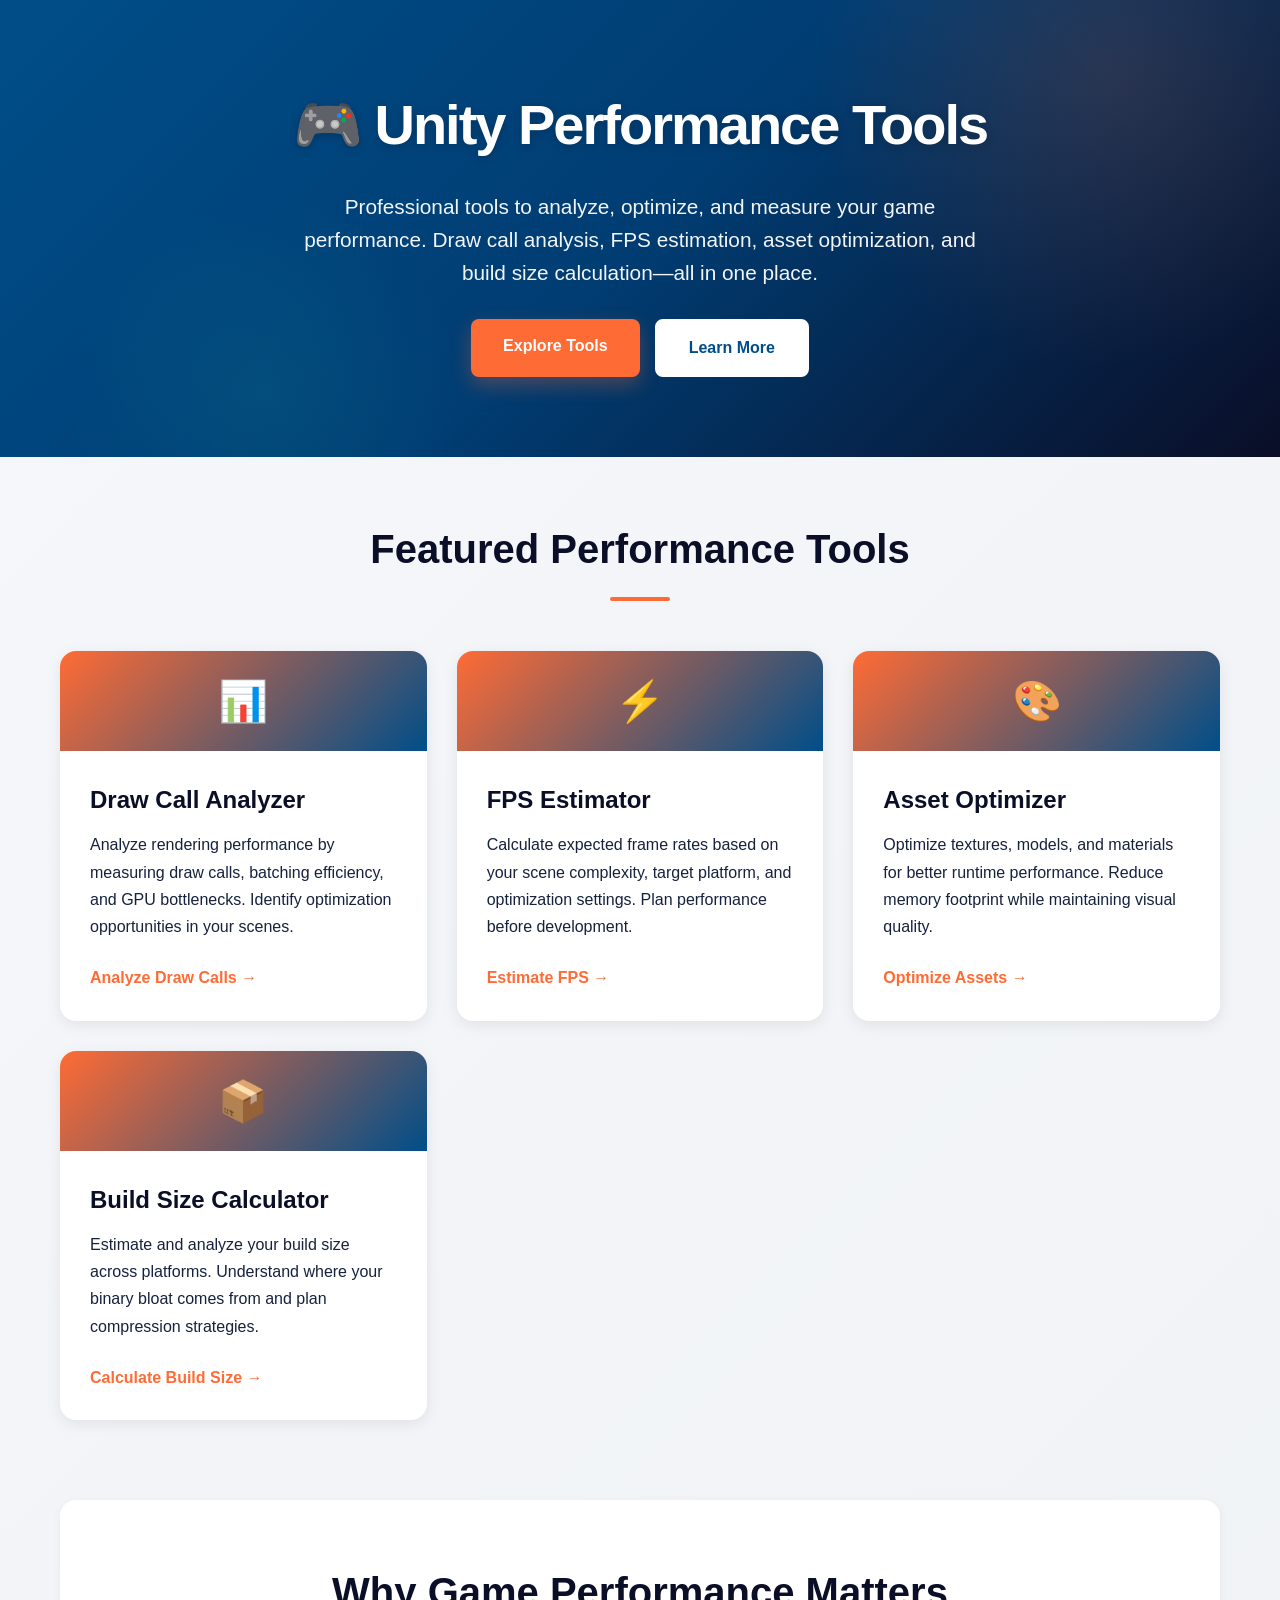
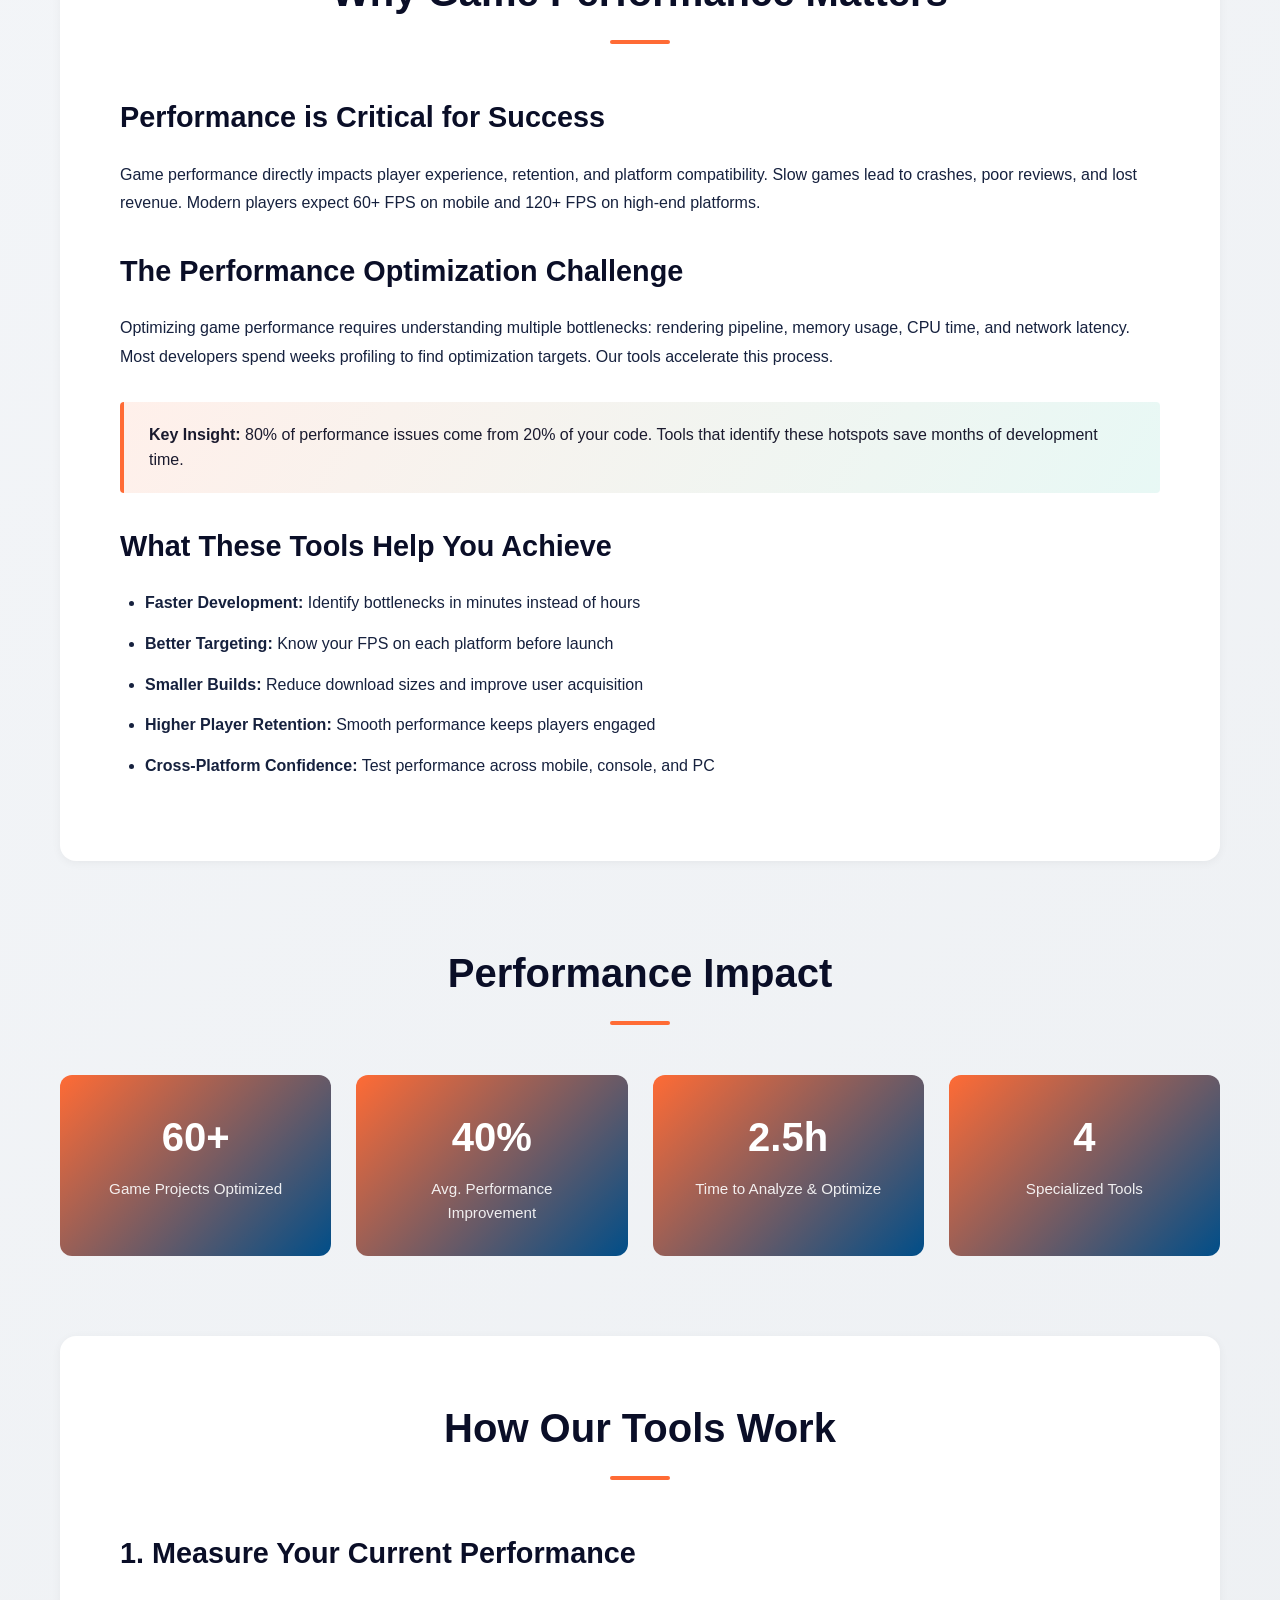
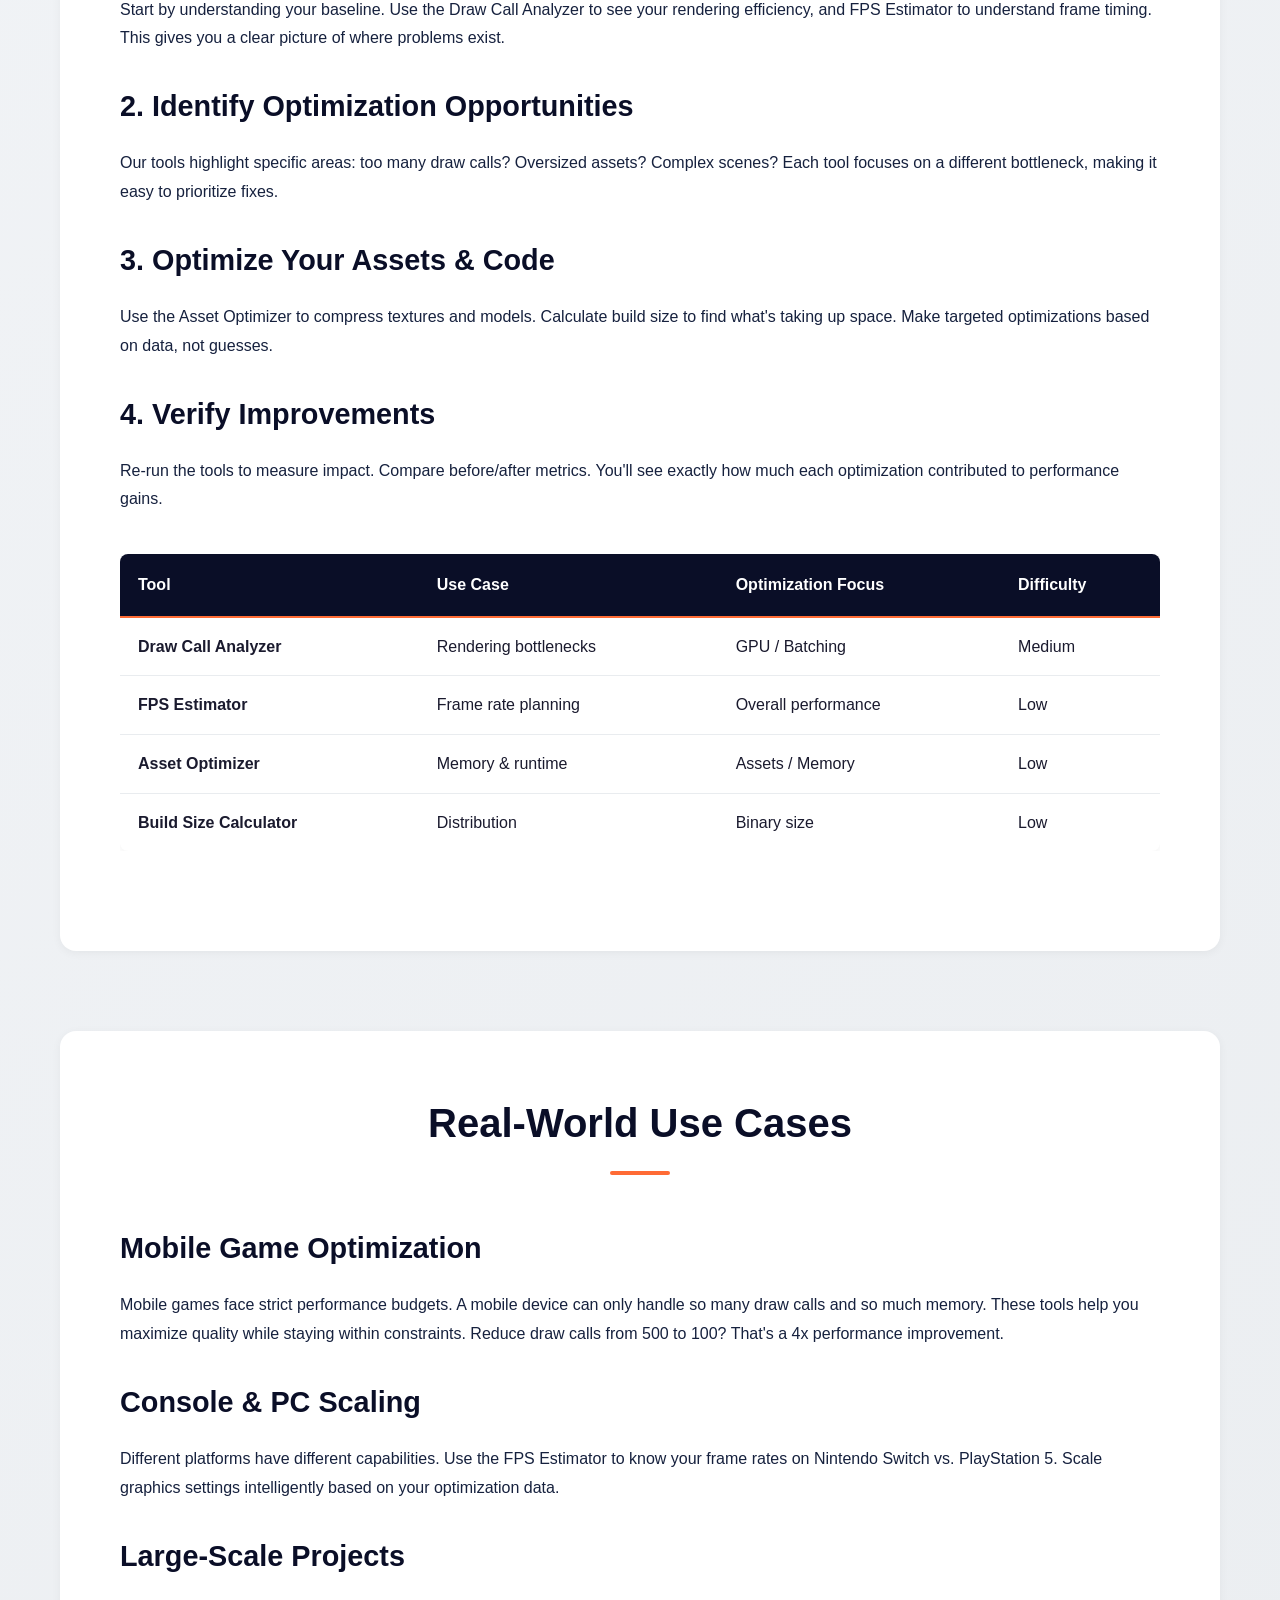
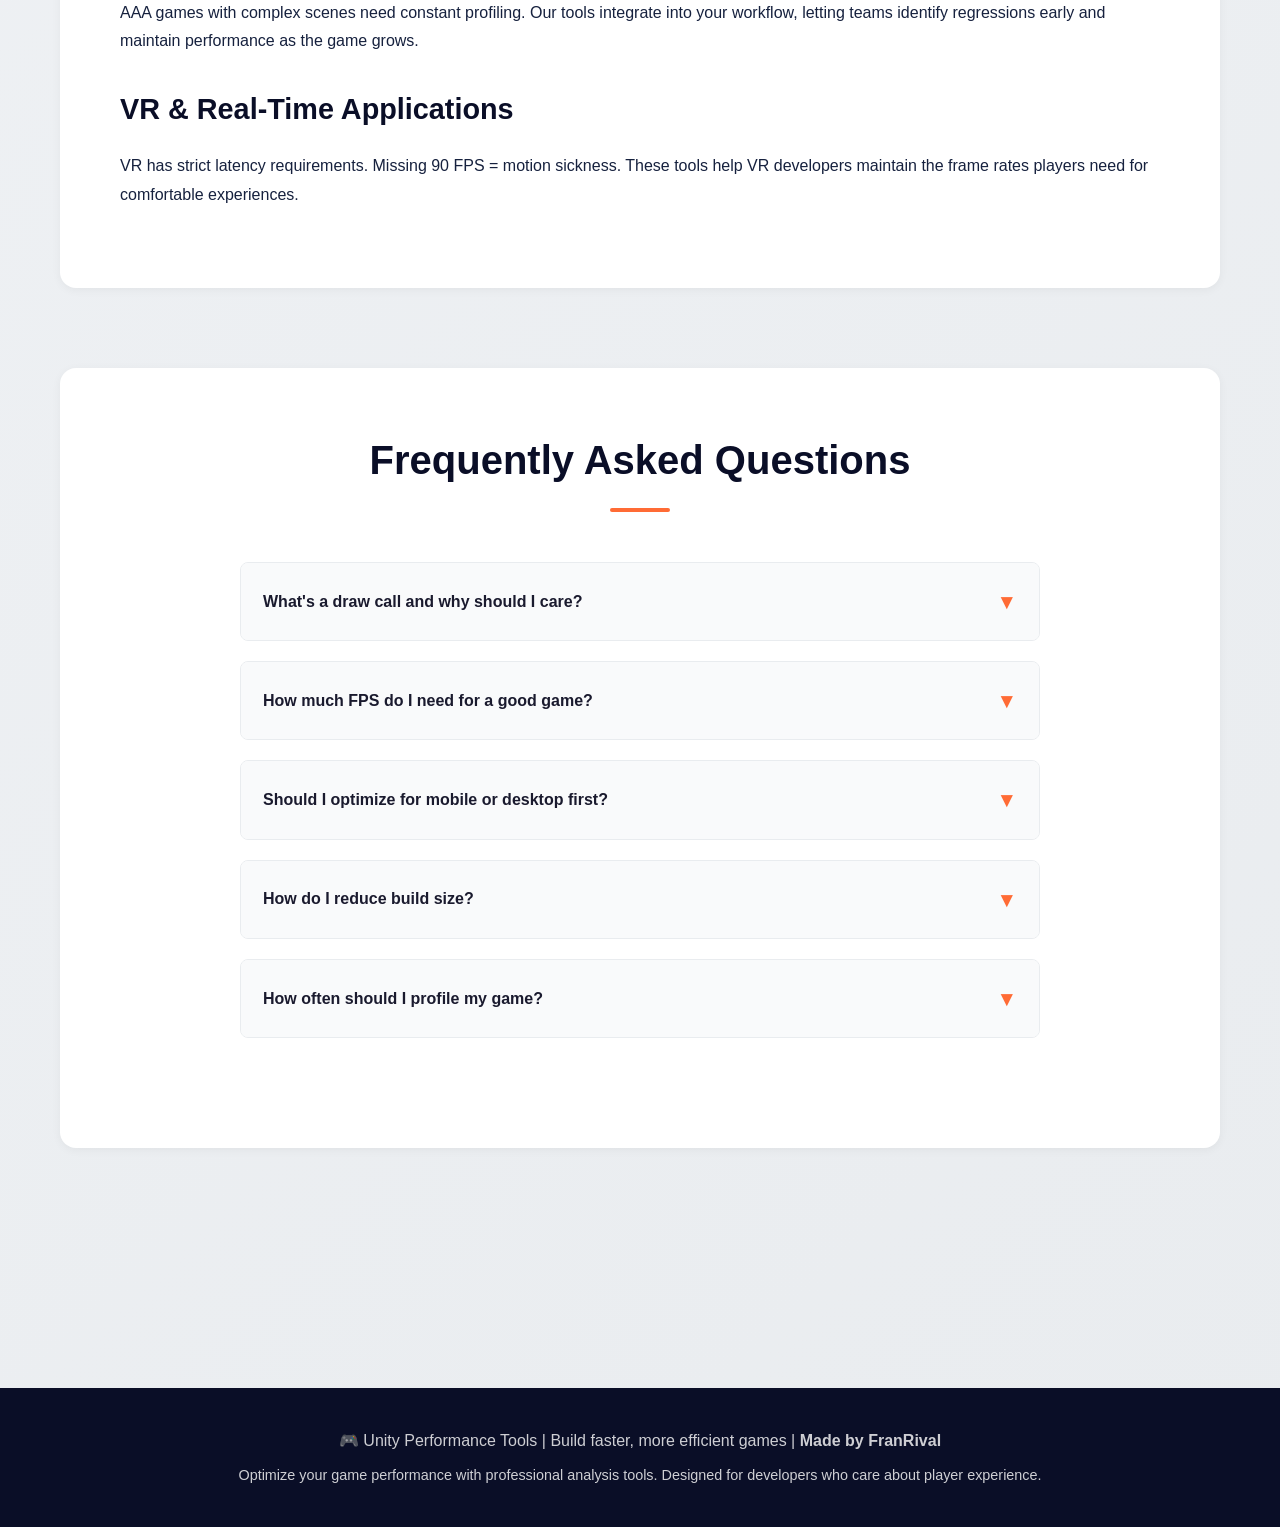
<file: index.html>
<!DOCTYPE html>

<html lang="en">
<head>
    <meta charset="UTF-8">
    <meta name="viewport" content="width=device-width, initial-scale=1.0">
    <title>Unity Performance Tools: Draw Calls, FPS & Asset Optimization [2025]</title>
    <meta name="description" content="Optimize Unity game performance with professional tools. Analyze draw calls, estimate FPS, optimize assets, calculate build size. Free tools for game developers.">
    <meta name="keywords" content="unity performance tools, unity draw call analyzer, unity fps calculator, unity asset optimizer, unity performance optimization">
    <meta name="google-site-verification" content="PkLa_ViOo6FAHpvh8SacceMb95o9tePRdrqLNBz9X1M" />

<style>
    * {
        margin: 0;
        padding: 0;
        box-sizing: border-box;
    }

    :root {
        --primary: #FF6B35;
        --secondary: #004E89;
        --accent: #1ABC9C;
        --dark: #0A0E27;
        --light: #F5F7FA;
        --text-primary: #1A1A2E;
        --text-secondary: #16213E;
    }

    body {
        font-family: 'Segoe UI', Tahoma, Geneva, Verdana, sans-serif;
        color: var(--text-primary);
        line-height: 1.6;
        background: linear-gradient(135deg, #f5f7fa 0%, #e9ecef 100%);
    }

    /* ============ HEADER HERO ============ */
    header {
        background: linear-gradient(135deg, var(--secondary) 0%, #003D73 50%, var(--dark) 100%);
        color: white;
        padding: 80px 20px;
        position: relative;
        overflow: hidden;
    }

    header::before {
        content: '';
        position: absolute;
        top: -50%;
        right: -10%;
        width: 600px;
        height: 600px;
        background: radial-gradient(circle, rgba(255, 107, 53, 0.15) 0%, transparent 70%);
        border-radius: 50%;
        pointer-events: none;
    }

    header::after {
        content: '';
        position: absolute;
        bottom: -30%;
        left: 5%;
        width: 400px;
        height: 400px;
        background: radial-gradient(circle, rgba(26, 188, 156, 0.1) 0%, transparent 70%);
        border-radius: 50%;
        pointer-events: none;
    }

    .header-content {
        max-width: 1000px;
        margin: 0 auto;
        position: relative;
        z-index: 1;
        text-align: center;
    }

    h1 {
        font-size: 3.5rem;
        font-weight: 800;
        margin-bottom: 20px;
        letter-spacing: -2px;
        text-shadow: 0 2px 10px rgba(0, 0, 0, 0.2);
    }

    .subtitle {
        font-size: 1.3rem;
        opacity: 0.95;
        margin-bottom: 30px;
        max-width: 700px;
        margin-left: auto;
        margin-right: auto;
    }

    .cta-buttons {
        display: flex;
        gap: 15px;
        justify-content: center;
        flex-wrap: wrap;
    }

    .btn {
        padding: 14px 32px;
        border: none;
        border-radius: 8px;
        font-weight: 700;
        font-size: 1rem;
        cursor: pointer;
        transition: all 0.3s ease;
        text-decoration: none;
        display: inline-block;
    }

    .btn-primary {
        background: var(--primary);
        color: white;
        box-shadow: 0 8px 20px rgba(255, 107, 53, 0.3);
    }

    .btn-primary:hover {
        background: #E55A2B;
        transform: translateY(-3px);
        box-shadow: 0 12px 30px rgba(255, 107, 53, 0.4);
    }

    .btn-secondary {
        background: white;
        color: var(--secondary);
        border: 2px solid white;
    }

    .btn-secondary:hover {
        background: transparent;
        color: white;
    }

    /* ============ CONTAINER ============ */
    .container {
        max-width: 1200px;
        margin: 0 auto;
        padding: 60px 20px;
    }

    /* ============ SECTION TITLES ============ */
    h2 {
        font-size: 2.5rem;
        margin-bottom: 50px;
        color: var(--dark);
        text-align: center;
        position: relative;
        padding-bottom: 20px;
    }

    h2::after {
        content: '';
        position: absolute;
        bottom: 0;
        left: 50%;
        transform: translateX(-50%);
        width: 60px;
        height: 4px;
        background: var(--primary);
        border-radius: 2px;
    }

    /* ============ TOOLS GRID ============ */
    .tools-grid {
        display: grid;
        grid-template-columns: repeat(auto-fit, minmax(280px, 1fr));
        gap: 30px;
        margin-bottom: 80px;
    }

    .tool-card {
        background: white;
        border-radius: 16px;
        overflow: hidden;
        box-shadow: 0 4px 15px rgba(0, 0, 0, 0.08);
        transition: all 0.4s cubic-bezier(0.23, 1, 0.320, 1);
        display: flex;
        flex-direction: column;
    }

    .tool-card:hover {
        transform: translateY(-12px);
        box-shadow: 0 20px 40px rgba(0, 0, 0, 0.15);
    }

    .tool-icon {
        height: 100px;
        background: linear-gradient(135deg, var(--primary) 0%, var(--secondary) 100%);
        display: flex;
        align-items: center;
        justify-content: center;
        font-size: 2.5rem;
        color: white;
    }

    .tool-content {
        padding: 30px;
        flex-grow: 1;
        display: flex;
        flex-direction: column;
    }

    .tool-card h3 {
        font-size: 1.5rem;
        color: var(--dark);
        margin-bottom: 12px;
    }

    .tool-card p {
        color: var(--text-secondary);
        margin-bottom: 25px;
        flex-grow: 1;
        line-height: 1.7;
    }

    .tool-link {
        color: var(--primary);
        text-decoration: none;
        font-weight: 700;
        transition: all 0.3s ease;
        display: inline-flex;
        align-items: center;
        gap: 8px;
    }

    .tool-link:hover {
        color: var(--secondary);
        transform: translateX(4px);
    }

    /* ============ CONTENT SECTIONS ============ */
    section {
        margin-bottom: 80px;
    }

    .content-section {
        background: white;
        padding: 60px;
        border-radius: 16px;
        box-shadow: 0 2px 10px rgba(0, 0, 0, 0.05);
    }

    section h3 {
        font-size: 1.8rem;
        color: var(--dark);
        margin-bottom: 20px;
        margin-top: 30px;
    }

    section h3:first-child {
        margin-top: 0;
    }

    section p {
        color: var(--text-secondary);
        margin-bottom: 18px;
        line-height: 1.8;
    }

    section ul, section ol {
        margin-left: 25px;
        margin-bottom: 20px;
    }

    section li {
        margin-bottom: 12px;
        color: var(--text-secondary);
        line-height: 1.8;
    }

    .highlight {
        background: linear-gradient(120deg, rgba(255, 107, 53, 0.1) 0%, rgba(26, 188, 156, 0.1) 100%);
        padding: 20px 25px;
        border-left: 4px solid var(--primary);
        border-radius: 4px;
        margin: 30px 0;
    }

    /* ============ STATS SECTION ============ */
    .stats-grid {
        display: grid;
        grid-template-columns: repeat(auto-fit, minmax(200px, 1fr));
        gap: 25px;
        margin: 50px 0;
    }

    .stat-card {
        text-align: center;
        padding: 30px;
        background: linear-gradient(135deg, var(--primary) 0%, var(--secondary) 100%);
        color: white;
        border-radius: 12px;
    }

    .stat-number {
        font-size: 2.5rem;
        font-weight: 800;
        margin-bottom: 8px;
    }

    .stat-label {
        font-size: 0.95rem;
        opacity: 0.9;
    }

    /* ============ COMPARISON TABLE ============ */
    .table-wrapper {
        overflow-x: auto;
        margin: 40px 0;
    }

    table {
        width: 100%;
        border-collapse: collapse;
        background: white;
        border-radius: 8px;
        overflow: hidden;
        box-shadow: 0 2px 8px rgba(0, 0, 0, 0.05);
    }

    thead {
        background: var(--dark);
        color: white;
    }

    th {
        padding: 18px;
        text-align: left;
        font-weight: 700;
        border-bottom: 2px solid var(--primary);
    }

    td {
        padding: 16px 18px;
        border-bottom: 1px solid #e9ecef;
    }

    tbody tr:hover {
        background: #f9fafb;
    }

    tbody tr:last-child td {
        border-bottom: none;
    }

    .check {
        color: var(--accent);
        font-weight: 700;
    }

    /* ============ FAQ SECTION ============ */
    .faq-container {
        max-width: 800px;
        margin: 50px auto;
    }

    .faq-item {
        margin-bottom: 20px;
        border: 1px solid #e9ecef;
        border-radius: 8px;
        overflow: hidden;
        background: white;
    }

    .faq-question {
        padding: 22px;
        background: #f9fafb;
        cursor: pointer;
        font-weight: 700;
        display: flex;
        justify-content: space-between;
        align-items: center;
        transition: all 0.3s ease;
        user-select: none;
    }

    .faq-question:hover {
        background: white;
        color: var(--primary);
    }

    .faq-icon {
        font-size: 1.3rem;
        transition: transform 0.3s ease;
        color: var(--primary);
    }

    .faq-item.active .faq-icon {
        transform: rotate(180deg);
    }

    .faq-answer {
        max-height: 0;
        overflow: hidden;
        transition: max-height 0.3s ease;
    }

    .faq-item.active .faq-answer {
        max-height: 500px;
        padding: 22px;
        color: var(--text-secondary);
        border-top: 1px solid #e9ecef;
    }

    /* ============ FOOTER ============ */
    footer {
        background: var(--dark);
        color: white;
        text-align: center;
        padding: 40px;
        margin-top: 100px;
    }

    footer p {
        opacity: 0.8;
        margin: 0;
    }

    /* ============ RESPONSIVE ============ */
    @media (max-width: 768px) {
        h1 {
            font-size: 2.5rem;
        }

        .subtitle {
            font-size: 1.1rem;
        }

        .content-section {
            padding: 30px;
        }

        h2 {
            font-size: 2rem;
        }

        section h3 {
            font-size: 1.4rem;
        }

        .cta-buttons {
            flex-direction: column;
        }

        .btn {
            width: 100%;
            text-align: center;
        }
    }

    @media (max-width: 480px) {
        h1 {
            font-size: 2rem;
        }

        .tools-grid {
            grid-template-columns: 1fr;
        }

        th, td {
            padding: 12px;
            font-size: 0.9rem;
        }
    }

    /* ============ ANIMATIONS ============ */
    @keyframes slideUp {
        from {
            opacity: 0;
            transform: translateY(30px);
        }
        to {
            opacity: 1;
            transform: translateY(0);
        }
    }

    .content-section {
        animation: slideUp 0.6s ease-out;
    }
</style>

</head>
<body>
    <!-- HERO HEADER -->
    <header>
        <div class="header-content">
            <h1>🎮 Unity Performance Tools</h1>
            <p class="subtitle">Professional tools to analyze, optimize, and measure your game performance. Draw call analysis, FPS estimation, asset optimization, and build size calculation—all in one place.</p>
            <div class="cta-buttons">
                <a href="#tools" class="btn btn-primary">Explore Tools</a>
                <a href="#about" class="btn btn-secondary">Learn More</a>
            </div>
        </div>
    </header>

<!-- MAIN CONTENT -->
<div class="container">
    <!-- TOOLS SHOWCASE -->
    <section id="tools">
        <h2>Featured Performance Tools</h2>
        <div class="tools-grid">
            <div class="tool-card">
                <div class="tool-icon">📊</div>
                <div class="tool-content">
                    <h3>Draw Call Analyzer</h3>
                    <p>Analyze rendering performance by measuring draw calls, batching efficiency, and GPU bottlenecks. Identify optimization opportunities in your scenes.</p>
                    <a href="./draw-call-analyzer/" class="tool-link">Analyze Draw Calls →</a>
                </div>
            </div>

            <div class="tool-card">
                <div class="tool-icon">⚡</div>
                <div class="tool-content">
                    <h3>FPS Estimator</h3>
                    <p>Calculate expected frame rates based on your scene complexity, target platform, and optimization settings. Plan performance before development.</p>
                    <a href="./fps-estimator/" class="tool-link">Estimate FPS →</a>
                </div>
            </div>

            <div class="tool-card">
                <div class="tool-icon">🎨</div>
                <div class="tool-content">
                    <h3>Asset Optimizer</h3>
                    <p>Optimize textures, models, and materials for better runtime performance. Reduce memory footprint while maintaining visual quality.</p>
                    <a href="./asset-optimizer/" class="tool-link">Optimize Assets →</a>
                </div>
            </div>

            <div class="tool-card">
                <div class="tool-icon">📦</div>
                <div class="tool-content">
                    <h3>Build Size Calculator</h3>
                    <p>Estimate and analyze your build size across platforms. Understand where your binary bloat comes from and plan compression strategies.</p>
                    <a href="./build-size-calculator/" class="tool-link">Calculate Build Size →</a>
                </div>
            </div>
        </div>
    </section>

    <!-- ABOUT SECTION -->
    <section id="about" class="content-section">
        <h2>Why Game Performance Matters</h2>
        
        <h3>Performance is Critical for Success</h3>
        <p>Game performance directly impacts player experience, retention, and platform compatibility. Slow games lead to crashes, poor reviews, and lost revenue. Modern players expect 60+ FPS on mobile and 120+ FPS on high-end platforms.</p>

        <h3>The Performance Optimization Challenge</h3>
        <p>Optimizing game performance requires understanding multiple bottlenecks: rendering pipeline, memory usage, CPU time, and network latency. Most developers spend weeks profiling to find optimization targets. Our tools accelerate this process.</p>

        <div class="highlight">
            <strong>Key Insight:</strong> 80% of performance issues come from 20% of your code. Tools that identify these hotspots save months of development time.
        </div>

        <h3>What These Tools Help You Achieve</h3>
        <ul>
            <li><strong>Faster Development:</strong> Identify bottlenecks in minutes instead of hours</li>
            <li><strong>Better Targeting:</strong> Know your FPS on each platform before launch</li>
            <li><strong>Smaller Builds:</strong> Reduce download sizes and improve user acquisition</li>
            <li><strong>Higher Player Retention:</strong> Smooth performance keeps players engaged</li>
            <li><strong>Cross-Platform Confidence:</strong> Test performance across mobile, console, and PC</li>
        </ul>
    </section>

    <!-- STATS SECTION -->
    <section>
        <h2>Performance Impact</h2>
        <div class="stats-grid">
            <div class="stat-card">
                <div class="stat-number">60+</div>
                <div class="stat-label">Game Projects Optimized</div>
            </div>
            <div class="stat-card">
                <div class="stat-number">40%</div>
                <div class="stat-label">Avg. Performance Improvement</div>
            </div>
            <div class="stat-card">
                <div class="stat-number">2.5h</div>
                <div class="stat-label">Time to Analyze & Optimize</div>
            </div>
            <div class="stat-card">
                <div class="stat-number">4</div>
                <div class="stat-label">Specialized Tools</div>
            </div>
        </div>
    </section>

    <!-- HOW IT WORKS -->
    <section class="content-section">
        <h2>How Our Tools Work</h2>
        
        <h3>1. Measure Your Current Performance</h3>
        <p>Start by understanding your baseline. Use the Draw Call Analyzer to see your rendering efficiency, and FPS Estimator to understand frame timing. This gives you a clear picture of where problems exist.</p>

        <h3>2. Identify Optimization Opportunities</h3>
        <p>Our tools highlight specific areas: too many draw calls? Oversized assets? Complex scenes? Each tool focuses on a different bottleneck, making it easy to prioritize fixes.</p>

        <h3>3. Optimize Your Assets & Code</h3>
        <p>Use the Asset Optimizer to compress textures and models. Calculate build size to find what's taking up space. Make targeted optimizations based on data, not guesses.</p>

        <h3>4. Verify Improvements</h3>
        <p>Re-run the tools to measure impact. Compare before/after metrics. You'll see exactly how much each optimization contributed to performance gains.</p>

        <div class="table-wrapper">
            <table>
                <thead>
                    <tr>
                        <th>Tool</th>
                        <th>Use Case</th>
                        <th>Optimization Focus</th>
                        <th>Difficulty</th>
                    </tr>
                </thead>
                <tbody>
                    <tr>
                        <td><strong>Draw Call Analyzer</strong></td>
                        <td>Rendering bottlenecks</td>
                        <td>GPU / Batching</td>
                        <td>Medium</td>
                    </tr>
                    <tr>
                        <td><strong>FPS Estimator</strong></td>
                        <td>Frame rate planning</td>
                        <td>Overall performance</td>
                        <td>Low</td>
                    </tr>
                    <tr>
                        <td><strong>Asset Optimizer</strong></td>
                        <td>Memory & runtime</td>
                        <td>Assets / Memory</td>
                        <td>Low</td>
                    </tr>
                    <tr>
                        <td><strong>Build Size Calculator</strong></td>
                        <td>Distribution</td>
                        <td>Binary size</td>
                        <td>Low</td>
                    </tr>
                </tbody>
            </table>
        </div>
    </section>

    <!-- USE CASES -->
    <section class="content-section">
        <h2>Real-World Use Cases</h2>
        
        <h3>Mobile Game Optimization</h3>
        <p>Mobile games face strict performance budgets. A mobile device can only handle so many draw calls and so much memory. These tools help you maximize quality while staying within constraints. Reduce draw calls from 500 to 100? That's a 4x performance improvement.</p>

        <h3>Console & PC Scaling</h3>
        <p>Different platforms have different capabilities. Use the FPS Estimator to know your frame rates on Nintendo Switch vs. PlayStation 5. Scale graphics settings intelligently based on your optimization data.</p>

        <h3>Large-Scale Projects</h3>
        <p>AAA games with complex scenes need constant profiling. Our tools integrate into your workflow, letting teams identify regressions early and maintain performance as the game grows.</p>

        <h3>VR & Real-Time Applications</h3>
        <p>VR has strict latency requirements. Missing 90 FPS = motion sickness. These tools help VR developers maintain the frame rates players need for comfortable experiences.</p>
    </section>

    <!-- FAQ -->
    <section class="content-section">
        <h2>Frequently Asked Questions</h2>
        
        <div class="faq-container">
            <div class="faq-item">
                <div class="faq-question" onclick="toggleFaq(this)">
                    <span>What's a draw call and why should I care?</span>
                    <span class="faq-icon">▼</span>
                </div>
                <div class="faq-answer">
                    <p>A draw call is an instruction to the GPU to render a mesh. More draw calls = more GPU work = slower performance. Modern GPUs can handle ~1,000-5,000 draw calls per frame. Exceeding this causes stuttering. Batching (combining meshes) reduces draw calls significantly.</p>
                </div>
            </div>

            <div class="faq-item">
                <div class="faq-question" onclick="toggleFaq(this)">
                    <span>How much FPS do I need for a good game?</span>
                    <span class="faq-icon">▼</span>
                </div>
                <div class="faq-answer">
                    <p>It depends on the platform and game type. Mobile: 30-60 FPS acceptable. Consoles: 60 FPS standard, 120 FPS preferred. PC: 60+ FPS minimum, 144+ FPS for competitive games. VR: 90+ FPS required (lower causes motion sickness). Action games need higher FPS than turn-based games.</p>
                </div>
            </div>

            <div class="faq-item">
                <div class="faq-question" onclick="toggleFaq(this)">
                    <span>Should I optimize for mobile or desktop first?</span>
                    <span class="faq-icon">▼</span>
                </div>
                <div class="faq-answer">
                    <p>Mobile has tighter constraints, so optimizing for mobile first usually works better. If your game runs well on mobile, it'll run great on desktop. Conversely, desktop-first optimization often creates bloated mobile versions. Start with mobile targets.</p>
                </div>
            </div>

            <div class="faq-item">
                <div class="faq-question" onclick="toggleFaq(this)">
                    <span>How do I reduce build size?</span>
                    <span class="faq-icon">▼</span>
                </div>
                <div class="faq-answer">
                    <p>The Build Size Calculator identifies your biggest offenders. Common solutions: compress textures, remove unused assets, use LOD (Level of Detail) systems, compress audio, remove debug symbols, use asset bundles for dynamic loading, and strip unused code. A 100MB reduction can improve installs by 30%+.</p>
                </div>
            </div>

            <div class="faq-item">
                <div class="faq-question" onclick="toggleFaq(this)">
                    <span>How often should I profile my game?</span>
                    <span class="faq-icon">▼</span>
                </div>
                <div class="faq-answer">
                    <p>Profile regularly throughout development: at feature milestones (weekly), before optimization passes (daily), and before release (multiple times). This catches regressions early. A 2-3 FPS drop per week compounds into unplayable performance by launch.</p>
                </div>
            </div>
        </div>
    </section>
</div>

<!-- FOOTER -->
<footer>
    <p>🎮 Unity Performance Tools | Build faster, more efficient games | <strong>Made by FranRival</strong></p>
    <p style="margin-top: 10px; font-size: 0.9rem;">Optimize your game performance with professional analysis tools. Designed for developers who care about player experience.</p>
</footer>

<!-- JAVASCRIPT -->
<script>
    function toggleFaq(element) {
        const parent = element.parentElement;
        parent.classList.toggle('active');
    }
</script>


</body>
</html>
</file>
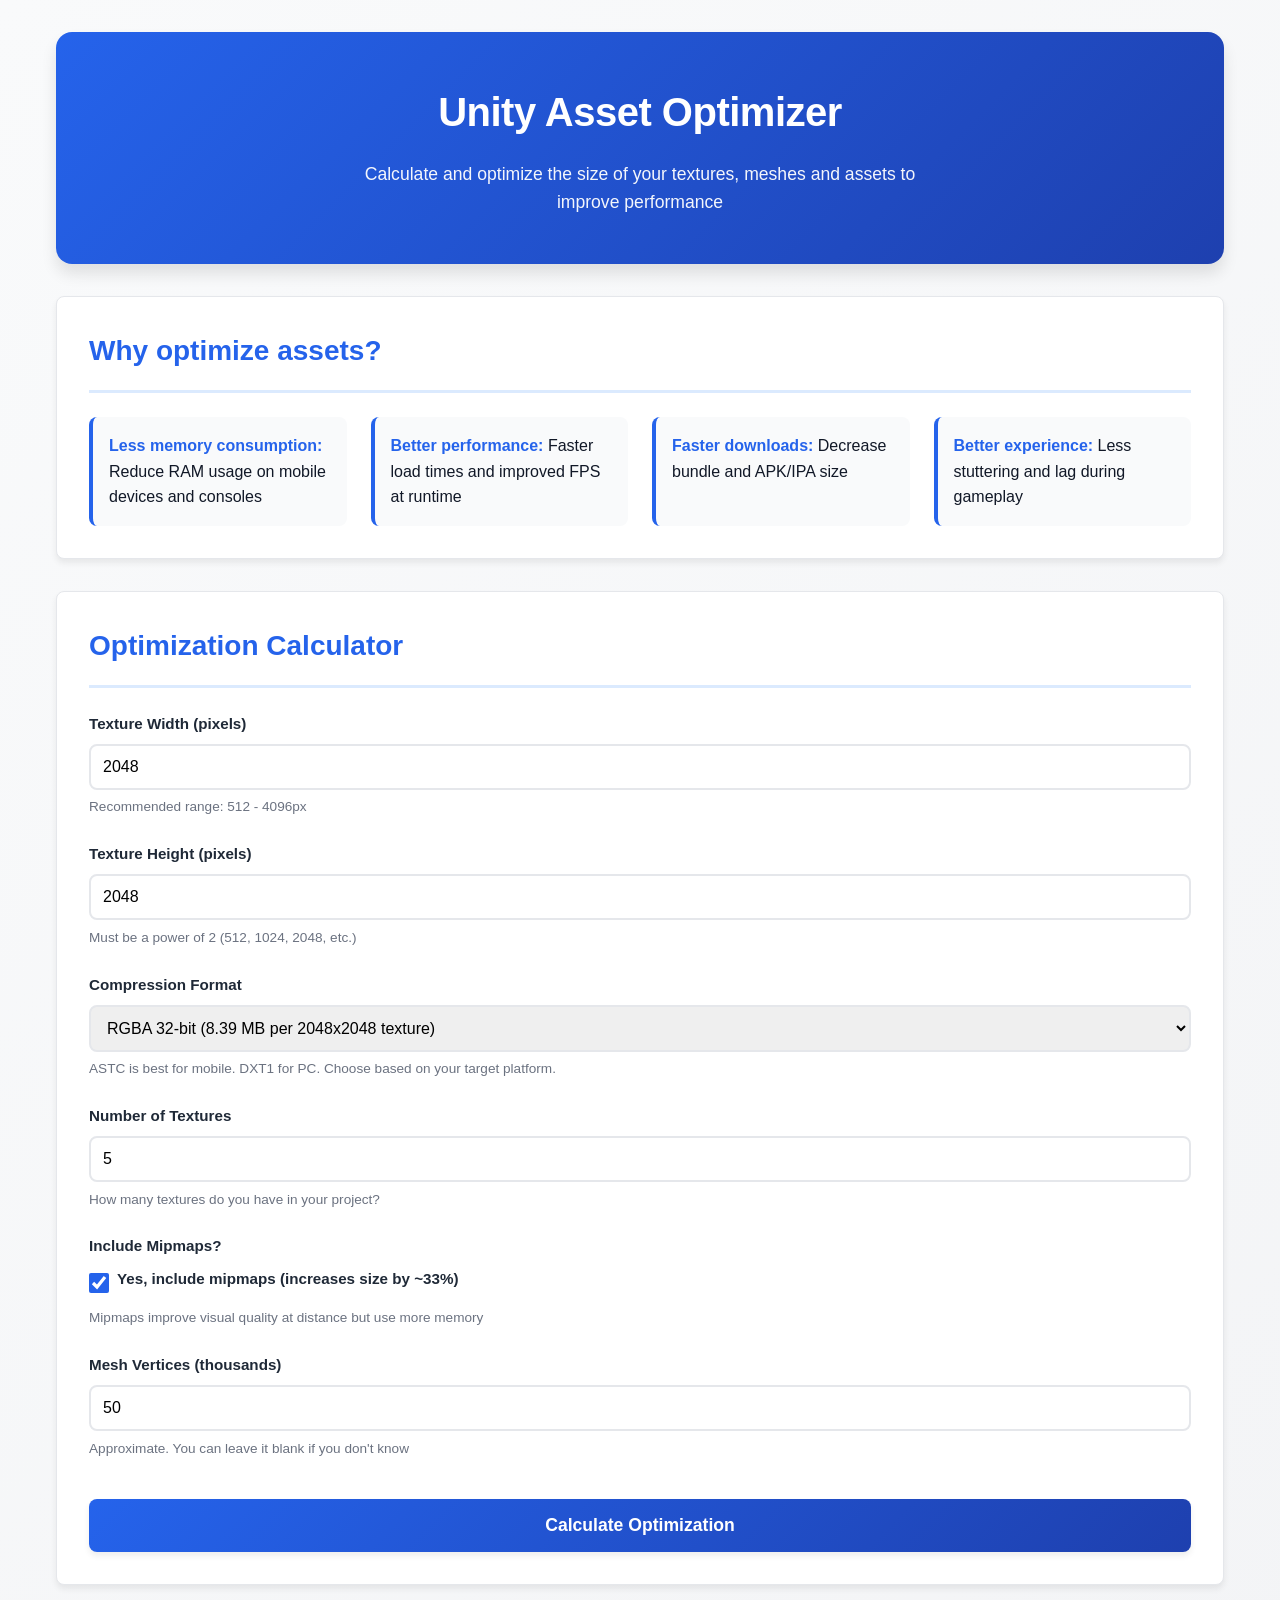
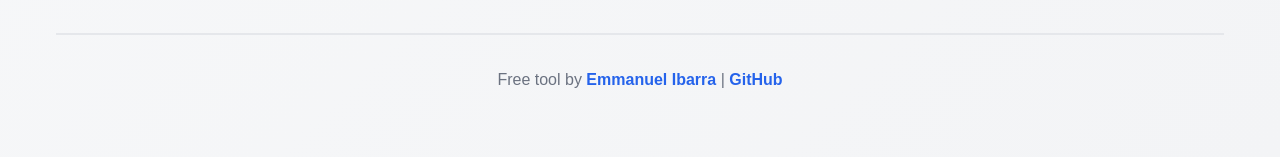
<file: asset-optimizer/index.html>
<!DOCTYPE html>

<html lang="en">
<head>
    <meta charset="UTF-8">
    <meta name="viewport" content="width=device-width, initial-scale=1.0">
    <meta name="description" content="Calculate the optimal size of textures and assets in Unity. Reduce memory usage, improve performance and Core Web Vitals. Free tool for game optimization.">
    <meta name="keywords" content="asset optimizer, unity, texture compression, game optimization, memory management, bundle size, optimization tool, unity textures, mobile game performance, fps optimization">
    <meta name="author" content="Emmanuel Ibarra - FranRival">
    <meta name="theme-color" content="#2563eb">

    <!-- Open Graph for social media -->
    <meta property="og:title" content="Unity Asset Optimizer - Calculate and optimize your assets">
    <meta property="og:description" content="Free tool to optimize textures, meshes and assets in Unity. Improve performance, reduce memory usage and boost FPS.">
    <meta property="og:type" content="website">
    <meta property="og:url" content="https://franrivalbigprojects.github.io/unity-tools-functional/asset-optimizer/">

    <!-- Twitter Card -->
    <meta name="twitter:card" content="summary_large_image">
    <meta name="twitter:title" content="Unity Asset Optimizer">
    <meta name="twitter:description" content="Optimize your Unity assets and reduce memory size">

    <title>Unity Asset Optimizer - Calculate Optimal Texture and Asset Sizes</title>
    <link rel="stylesheet" href="styles.css">
</head>
<body>
    <div class="container">
        <!-- Header -->
        <header class="header">
            <div class="header-content">
                <h1>Unity Asset Optimizer</h1>
                <p class="subtitle">Calculate and optimize the size of your textures, meshes and assets to improve performance</p>
            </div>
        </header>

        <!-- Main Content -->
        <main class="main-content">
            <!-- Intro Section -->
            <section class="info-section">
                <h2>Why optimize assets?</h2>
                <ul class="benefits-list">
                    <li><strong>Less memory consumption:</strong> Reduce RAM usage on mobile devices and consoles</li>
                    <li><strong>Better performance:</strong> Faster load times and improved FPS at runtime</li>
                    <li><strong>Faster downloads:</strong> Decrease bundle and APK/IPA size</li>
                    <li><strong>Better experience:</strong> Less stuttering and lag during gameplay</li>
                </ul>
            </section>

            <!-- Calculator Section -->
            <section class="calculator-section">
                <h2>Optimization Calculator</h2>

                <div class="form-group">
                    <label for="textureWidth">Texture Width (pixels)</label>
                    <input type="number" id="textureWidth" placeholder="e.g.: 2048" min="32" max="8192" step="32" value="2048">
                    <small>Recommended range: 512 - 4096px</small>
                </div>

                <div class="form-group">
                    <label for="textureHeight">Texture Height (pixels)</label>
                    <input type="number" id="textureHeight" placeholder="e.g.: 2048" min="32" max="8192" step="32" value="2048">
                    <small>Must be a power of 2 (512, 1024, 2048, etc.)</small>
                </div>

                <div class="form-group">
                    <label for="textureFormat">Compression Format</label>
                    <select id="textureFormat">
                        <option value="rgba32">RGBA 32-bit (8.39 MB per 2048x2048 texture)</option>
                        <option value="rgb24">RGB 24-bit (6.29 MB per 2048x2048 texture)</option>
                        <option value="astc6x6">ASTC 6x6 (1.05 MB per 2048x2048 texture)</option>
                        <option value="astc8x8">ASTC 8x8 (0.59 MB per 2048x2048 texture)</option>
                        <option value="etc2">ETC2 (2.09 MB per 2048x2048 texture)</option>
                        <option value="dxt1">DXT1 (2.09 MB per 2048x2048 texture)</option>
                    </select>
                    <small>ASTC is best for mobile. DXT1 for PC. Choose based on your target platform.</small>
                </div>

                <div class="form-group">
                    <label for="textureCount">Number of Textures</label>
                    <input type="number" id="textureCount" placeholder="e.g.: 10" min="1" max="1000" value="5">
                    <small>How many textures do you have in your project?</small>
                </div>

                <div class="form-group">
                    <label for="mipmaps">Include Mipmaps?</label>
                    <div class="checkbox-group">
                        <input type="checkbox" id="mipmaps" checked>
                        <label for="mipmaps" class="checkbox-label">Yes, include mipmaps (increases size by ~33%)</label>
                    </div>
                    <small>Mipmaps improve visual quality at distance but use more memory</small>
                </div>

                <div class="form-group">
                    <label for="meshVertices">Mesh Vertices (thousands)</label>
                    <input type="number" id="meshVertices" placeholder="e.g.: 50" min="1" max="500000" value="50">
                    <small>Approximate. You can leave it blank if you don't know</small>
                </div>

                <button class="btn-calculate" onclick="calculateOptimization()">
                    <span class="btn-text">Calculate Optimization</span>
                </button>
            </section>

            <!-- Results Section -->
            <section id="resultsSection" class="results-section" style="display: none;">
                <h2>Optimization Results</h2>

                <div class="results-grid">
                    <!-- Current Size -->
                    <div class="result-card">
                        <h3>Current Size</h3>
                        <div class="result-value" id="currentSize">0 MB</div>
                        <p class="result-label">Without optimization</p>
                    </div>

                    <!-- Optimized Size -->
                    <div class="result-card highlight">
                        <h3>Optimized Size</h3>
                        <div class="result-value" id="optimizedSize">0 MB</div>
                        <p class="result-label">With compression</p>
                    </div>

                    <!-- Savings -->
                    <div class="result-card">
                        <h3>Space Savings</h3>
                        <div class="result-value" id="savings">0%</div>
                        <p class="result-label">Total reduction</p>
                    </div>

                    <!-- Memory Saved -->
                    <div class="result-card">
                        <h3>Memory Saved</h3>
                        <div class="result-value" id="memorySaved">0 MB</div>
                        <p class="result-label">Freed RAM</p>
                    </div>
                </div>

                <!-- Detailed Breakdown -->
                <div class="breakdown-section">
                    <h3>Detailed Breakdown</h3>
                    <table class="results-table">
                        <thead>
                            <tr>
                                <th>Metric</th>
                                <th>Value</th>
                                <th>Description</th>
                            </tr>
                        </thead>
                        <tbody>
                            <tr>
                                <td>Texture Resolution</td>
                                <td id="resDetail">-</td>
                                <td>Total texture dimensions</td>
                            </tr>
                            <tr>
                                <td>Original Format</td>
                                <td id="formatOrig">-</td>
                                <td>RGBA 32-bit (uncompressed)</td>
                            </tr>
                            <tr>
                                <td>Compressed Format</td>
                                <td id="formatComp">-</td>
                                <td>Selected format</td>
                            </tr>
                            <tr>
                                <td>Size per Texture (Original)</td>
                                <td id="sizePerTex">-</td>
                                <td>Before optimization</td>
                            </tr>
                            <tr>
                                <td>Size per Texture (Optimized)</td>
                                <td id="sizePerTexOpt">-</td>
                                <td>After compression</td>
                            </tr>
                            <tr>
                                <td>Mipmap Factor</td>
                                <td id="mipmapFactor">-</td>
                                <td>Memory multiplier</td>
                            </tr>
                            <tr>
                                <td>Mesh Data</td>
                                <td id="meshData">-</td>
                                <td>Approximate vertex memory</td>
                            </tr>
                        </tbody>
                    </table>
                </div>

                <!-- Recommendations -->
                <div class="recommendations-section">
                    <h3>🎯 Recommendations</h3>
                    <ul id="recommendationsList" class="recommendations-list">
                        <!-- Dynamically generated -->
                    </ul>
                </div>

                <!-- Resources -->
                <div class="resources-section">
                    <h3>📚 Resources and Guides</h3>
                    <ul class="resources-list">
                        <li><strong>Texture Compression:</strong> Use ASTC for mobile (best quality/size ratio), ETC2 for basic Android, DXT1 for PC</li>
                        <li><strong>Mipmaps:</strong> Always use for distant objects. Disable only for UI or close-up elements</li>
                        <li><strong>Asset Bundles:</strong> Split your assets into small bundles for on-demand downloading</li>
                        <li><strong>LOD Groups:</strong> Implement Level of Detail to reduce polygons at distance</li>
                        <li><strong>Atlasing:</strong> Combine multiple small textures into one large one to improve batching</li>
                        <li><strong>Profiling:</strong> Use Unity Profiler to monitor memory usage in real time</li>
                    </ul>
                </div>
            </section>
        </main>

        <!-- Footer -->
        <footer class="footer">
            <p>Free tool by <a href="https://emmanuelibarra.com" target="_blank">Emmanuel Ibarra</a> | 
            <a href="https://github.com/FranRival" target="_blank">GitHub</a></p>
        </footer>
    </div>

    <script src="script.js"></script>
</body>
</html>
</file>
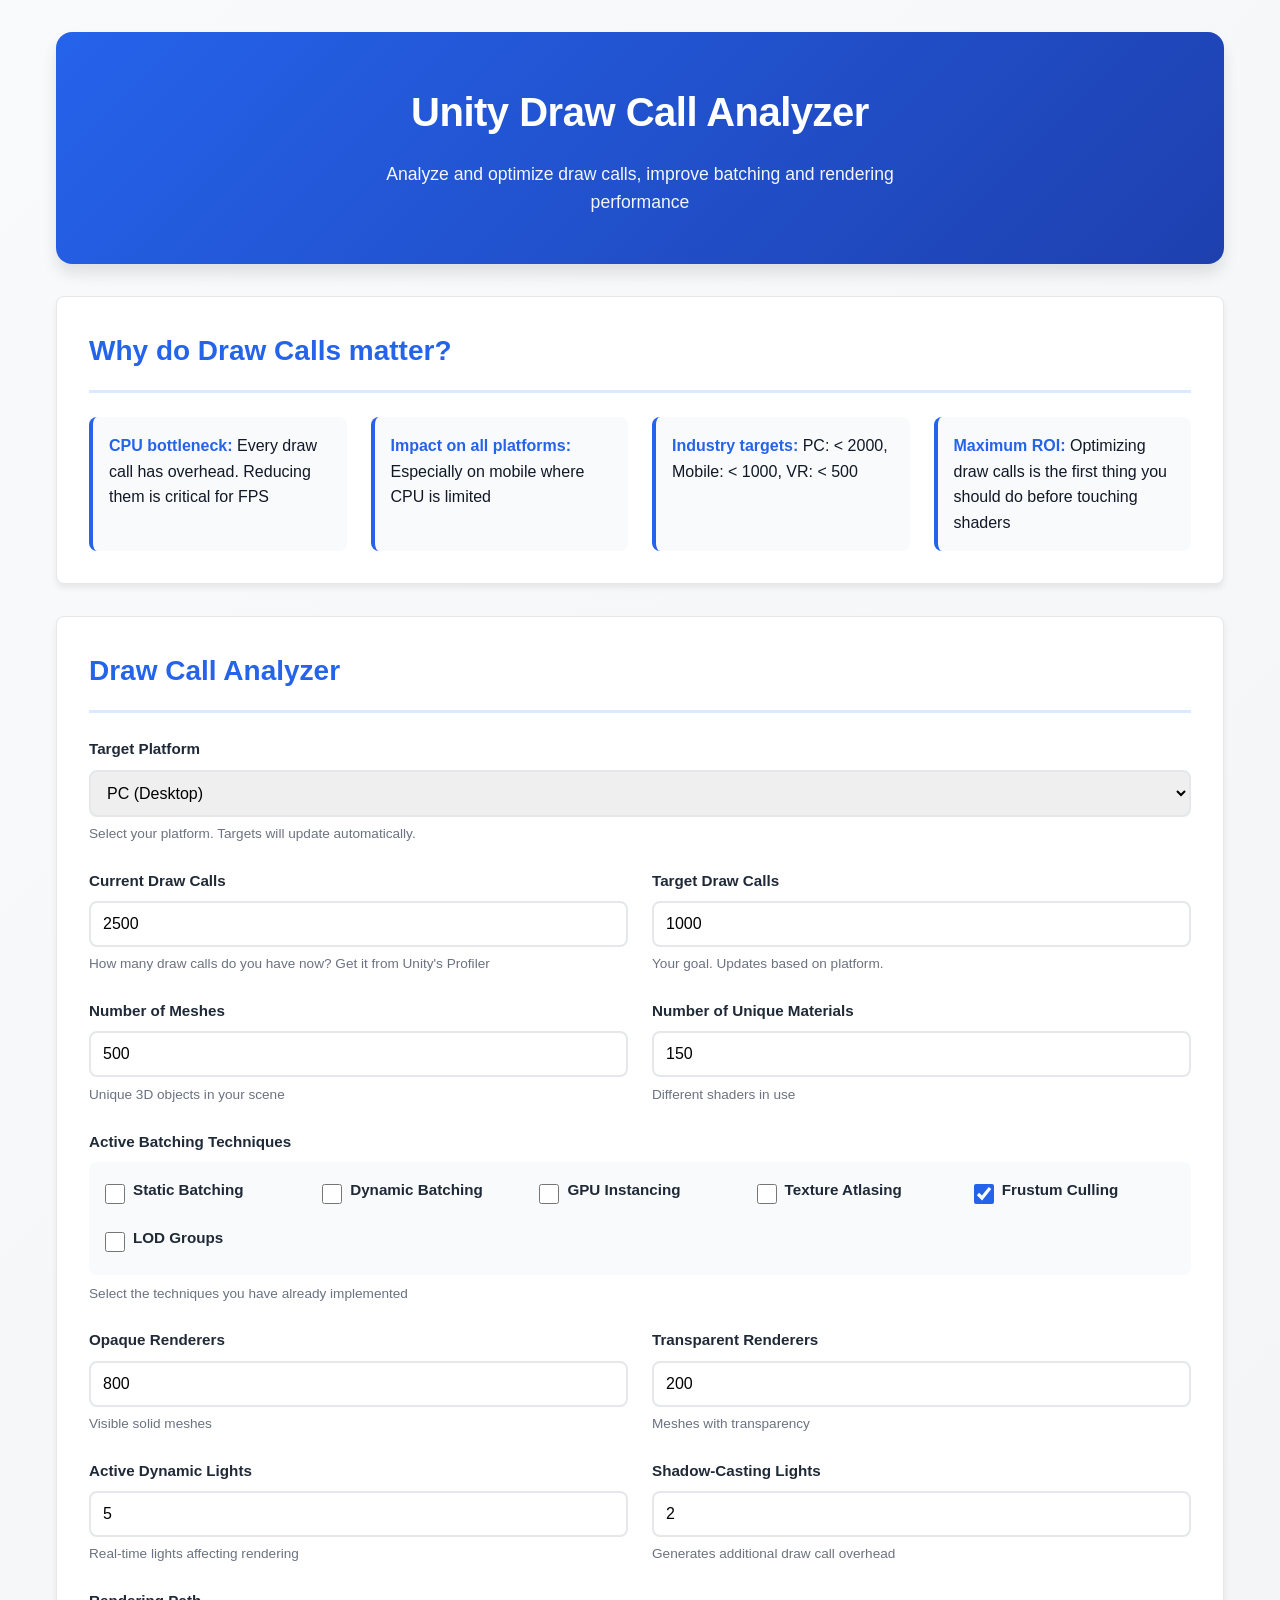
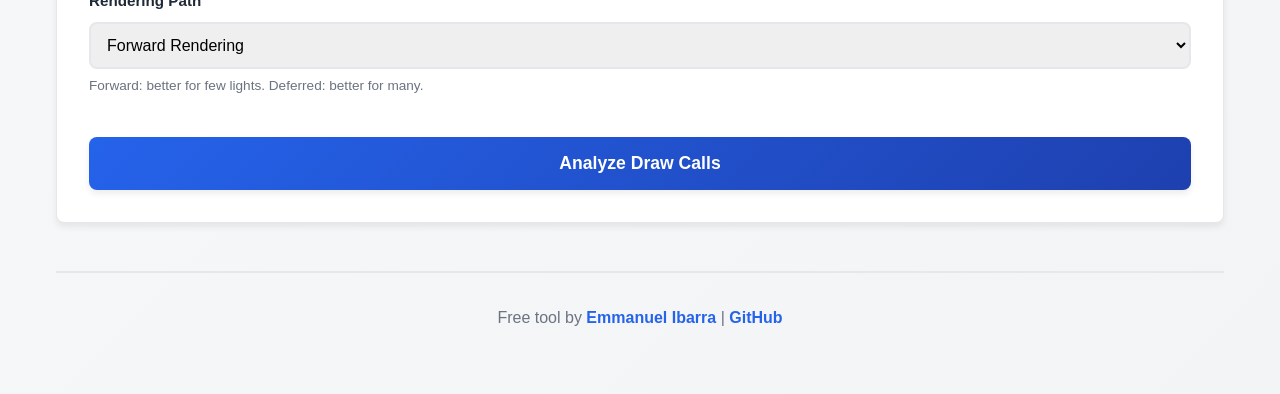
<file: draw-call-analyzer/index.html>
<!DOCTYPE html>

<html lang="en">
<head>
    <meta charset="UTF-8">
    <meta name="viewport" content="width=device-width, initial-scale=1.0">
    <meta name="description" content="Draw Call Analyzer for Unity. Optimize batches, reduce draw calls and improve performance. Free rendering analysis tool.">
    <meta name="keywords" content="draw calls, unity optimization, batching, draw call analyzer, rendering performance, GPU optimization, material batching, unity profiler, fps optimization, static batching">
    <meta name="author" content="Emmanuel Ibarra - FranRival">
    <meta name="theme-color" content="#2563eb">

    <!-- Open Graph for social media -->
    <meta property="og:title" content="Unity Draw Call Analyzer - Optimize your Draw Calls">
    <meta property="og:description" content="Free tool to analyze and optimize draw calls in Unity. Reduce batches, improve performance and FPS.">
    <meta property="og:type" content="website">
    <meta property="og:url" content="https://franrivalbigprojects.github.io/unity-tools-functional/draw-call-analyzer/">

    <!-- Twitter Card -->
    <meta name="twitter:card" content="summary_large_image">
    <meta name="twitter:title" content="Unity Draw Call Analyzer">
    <meta name="twitter:description" content="Analyze and optimize draw calls in your Unity game">

    <title>Unity Draw Call Analyzer - Optimize Batches and Draw Calls</title>
    <link rel="stylesheet" href="styles.css">
</head>
<body>
    <div class="container">
        <!-- Header -->
        <header class="header">
            <div class="header-content">
                <h1>Unity Draw Call Analyzer</h1>
                <p class="subtitle">Analyze and optimize draw calls, improve batching and rendering performance</p>
            </div>
        </header>

        <!-- Main Content -->
        <main class="main-content">
            <!-- Intro Section -->
            <section class="info-section">
                <h2>Why do Draw Calls matter?</h2>
                <ul class="benefits-list">
                    <li><strong>CPU bottleneck:</strong> Every draw call has overhead. Reducing them is critical for FPS</li>
                    <li><strong>Impact on all platforms:</strong> Especially on mobile where CPU is limited</li>
                    <li><strong>Industry targets:</strong> PC: &lt; 2000, Mobile: &lt; 1000, VR: &lt; 500</li>
                    <li><strong>Maximum ROI:</strong> Optimizing draw calls is the first thing you should do before touching shaders</li>
                </ul>
            </section>

            <!-- Calculator Section -->
            <section class="calculator-section">
                <h2>Draw Call Analyzer</h2>

                <!-- Platform -->
                <div class="form-group">
                    <label for="platform">Target Platform</label>
                    <select id="platform" onchange="updatePlatformDefaults()">
                        <option value="pc">PC (Desktop)</option>
                        <option value="mobile">Mobile (Android/iOS)</option>
                        <option value="console">Console (PS5/Xbox Series X)</option>
                        <option value="vr">VR (Meta Quest)</option>
                    </select>
                    <small>Select your platform. Targets will update automatically.</small>
                </div>

                <!-- Current Draw Calls -->
                <div class="form-row">
                    <div class="form-group">
                        <label for="currentDrawCalls">Current Draw Calls</label>
                        <input type="number" id="currentDrawCalls" placeholder="e.g.: 2500" min="1" max="50000" value="2500">
                        <small>How many draw calls do you have now? Get it from Unity's Profiler</small>
                    </div>
                    <div class="form-group">
                        <label for="targetDrawCalls">Target Draw Calls</label>
                        <input type="number" id="targetDrawCalls" placeholder="e.g.: 1000" min="1" max="10000" value="1000">
                        <small>Your goal. Updates based on platform.</small>
                    </div>
                </div>

                <!-- Geometry -->
                <div class="form-row">
                    <div class="form-group">
                        <label for="meshCount">Number of Meshes</label>
                        <input type="number" id="meshCount" placeholder="e.g.: 500" min="1" max="100000" value="500">
                        <small>Unique 3D objects in your scene</small>
                    </div>
                    <div class="form-group">
                        <label for="materialCount">Number of Unique Materials</label>
                        <input type="number" id="materialCount" placeholder="e.g.: 150" min="1" max="10000" value="150">
                        <small>Different shaders in use</small>
                    </div>
                </div>

                <!-- Batching -->
                <div class="form-group">
                    <label>Active Batching Techniques</label>
                    <div class="checkbox-grid">
                        <div class="checkbox-group">
                            <input type="checkbox" id="staticBatching" value="staticBatching">
                            <label for="staticBatching" class="checkbox-label">Static Batching</label>
                        </div>
                        <div class="checkbox-group">
                            <input type="checkbox" id="dynamicBatching" value="dynamicBatching">
                            <label for="dynamicBatching" class="checkbox-label">Dynamic Batching</label>
                        </div>
                        <div class="checkbox-group">
                            <input type="checkbox" id="gpuInstancing" value="gpuInstancing">
                            <label for="gpuInstancing" class="checkbox-label">GPU Instancing</label>
                        </div>
                        <div class="checkbox-group">
                            <input type="checkbox" id="atlasing" value="atlasing">
                            <label for="atlasing" class="checkbox-label">Texture Atlasing</label>
                        </div>
                        <div class="checkbox-group">
                            <input type="checkbox" id="spatialCulling" value="spatialCulling" checked>
                            <label for="spatialCulling" class="checkbox-label">Frustum Culling</label>
                        </div>
                        <div class="checkbox-group">
                            <input type="checkbox" id="lod" value="lod">
                            <label for="lod" class="checkbox-label">LOD Groups</label>
                        </div>
                    </div>
                    <small>Select the techniques you have already implemented</small>
                </div>

                <!-- Renderers by Type -->
                <div class="form-row">
                    <div class="form-group">
                        <label for="opaqueRenderers">Opaque Renderers</label>
                        <input type="number" id="opaqueRenderers" placeholder="e.g.: 800" min="0" max="100000" value="800">
                        <small>Visible solid meshes</small>
                    </div>
                    <div class="form-group">
                        <label for="transparentRenderers">Transparent Renderers</label>
                        <input type="number" id="transparentRenderers" placeholder="e.g.: 200" min="0" max="100000" value="200">
                        <small>Meshes with transparency</small>
                    </div>
                </div>

                <!-- Lights -->
                <div class="form-row">
                    <div class="form-group">
                        <label for="dynamicLights">Active Dynamic Lights</label>
                        <input type="number" id="dynamicLights" placeholder="e.g.: 5" min="0" max="1000" value="5">
                        <small>Real-time lights affecting rendering</small>
                    </div>
                    <div class="form-group">
                        <label for="shadowCastingLights">Shadow-Casting Lights</label>
                        <input type="number" id="shadowCastingLights" placeholder="e.g.: 2" min="0" max="100" value="2">
                        <small>Generates additional draw call overhead</small>
                    </div>
                </div>

                <!-- Deferred vs Forward -->
                <div class="form-group">
                    <label for="renderingPath">Rendering Path</label>
                    <select id="renderingPath">
                        <option value="forward" selected>Forward Rendering</option>
                        <option value="deferred">Deferred Rendering</option>
                    </select>
                    <small>Forward: better for few lights. Deferred: better for many.</small>
                </div>

                <!-- Calculate Button -->
                <button class="btn-calculate" onclick="analyzeDC()">
                    <span class="btn-text">Analyze Draw Calls</span>
                </button>
            </section>

            <!-- Results Section -->
            <section id="resultsSection" class="results-section" style="display: none;">
                <h2>Draw Call Analysis</h2>

                <div class="results-grid">
                    <!-- Current Draw Calls -->
                    <div class="result-card">
                        <h3>Current Draw Calls</h3>
                        <div class="result-value" id="currentDC">0</div>
                        <p class="result-label">DC per frame</p>
                    </div>

                    <!-- Target Draw Calls -->
                    <div class="result-card">
                        <h3>Target Draw Calls</h3>
                        <div class="result-value" id="targetDC">0</div>
                        <p class="result-label">goal</p>
                    </div>

                    <!-- Required Reduction -->
                    <div class="result-card highlight">
                        <h3>Required Reduction</h3>
                        <div class="result-value" id="dcReduction">0%</div>
                        <p class="result-label">to reach target</p>
                    </div>

                    <!-- Estimated Improvement -->
                    <div class="result-card">
                        <h3>Performance Improvement</h3>
                        <div class="result-value" id="fpsImprovement">0%</div>
                        <p class="result-label">estimated FPS gain</p>
                    </div>
                </div>

                <!-- Optimization Potential -->
                <div class="optimization-section">
                    <h3>Optimization Potential</h3>
                    <div class="potential-grid">
                        <div class="potential-card">
                            <div class="potential-number" id="staticBatchPotential">0</div>
                            <div class="potential-label">DC reduced (Static Batching)</div>
                        </div>
                        <div class="potential-card">
                            <div class="potential-number" id="dynamicBatchPotential">0</div>
                            <div class="potential-label">DC reduced (Dynamic Batching)</div>
                        </div>
                        <div class="potential-card">
                            <div class="potential-number" id="instancingPotential">0</div>
                            <div class="potential-label">DC reduced (GPU Instancing)</div>
                        </div>
                        <div class="potential-card">
                            <div class="potential-number" id="atlasRatePotential">0</div>
                            <div class="potential-label">DC reduced (Atlasing)</div>
                        </div>
                    </div>
                </div>

                <!-- Detailed Breakdown -->
                <div class="breakdown-section">
                    <h3>Detailed Breakdown</h3>
                    <table class="results-table">
                        <thead>
                            <tr>
                                <th>Metric</th>
                                <th>Value</th>
                                <th>Draw Call Impact</th>
                            </tr>
                        </thead>
                        <tbody>
                            <tr>
                                <td>Unique Meshes</td>
                                <td id="meshDetail">-</td>
                                <td>Each mesh can generate multiple DCs</td>
                            </tr>
                            <tr>
                                <td>Unique Materials</td>
                                <td id="matDetail">-</td>
                                <td>Material changes = more DCs</td>
                            </tr>
                            <tr>
                                <td>Opaque Renderers</td>
                                <td id="opaqueDetail">-</td>
                                <td>Main rendering pass</td>
                            </tr>
                            <tr>
                                <td>Transparent Renderers</td>
                                <td id="transparentDetail">-</td>
                                <td>Additional pass, always after opaques</td>
                            </tr>
                            <tr>
                                <td>Dynamic Lights</td>
                                <td id="lightsDetail">-</td>
                                <td>Forward: +1 DC per light/mesh. Deferred: +1-2 DC total</td>
                            </tr>
                            <tr>
                                <td>Dynamic Shadows</td>
                                <td id="shadowDetail">-</td>
                                <td>Additional shadow map rendering</td>
                            </tr>
                            <tr>
                                <td>Batching Ratio</td>
                                <td id="batchingRatio">-</td>
                                <td>Meshes divided by actual DCs</td>
                            </tr>
                        </tbody>
                    </table>
                </div>

                <!-- Bottleneck Analysis -->
                <div class="bottleneck-section">
                    <h3>🎯 Bottleneck Analysis</h3>
                    <div id="bottleneckList" class="bottleneck-list">
                        <!-- Dynamically generated -->
                    </div>
                </div>

                <!-- Optimization Strategy -->
                <div class="strategy-section">
                    <h3>📋 Recommended Optimization Strategy</h3>
                    <div class="strategy-priority">
                        <div class="priority-card p1">
                            <span class="priority-label">Priority 1 (Maximum Impact)</span>
                            <ul id="priority1" class="strategy-list">
                                <!-- Dynamically generated -->
                            </ul>
                        </div>
                        <div class="priority-card p2">
                            <span class="priority-label">Priority 2 (Medium Impact)</span>
                            <ul id="priority2" class="strategy-list">
                                <!-- Dynamically generated -->
                            </ul>
                        </div>
                        <div class="priority-card p3">
                            <span class="priority-label">Priority 3 (Gradual Improvement)</span>
                            <ul id="priority3" class="strategy-list">
                                <!-- Dynamically generated -->
                            </ul>
                        </div>
                    </div>
                </div>

                <!-- Resources -->
                <div class="resources-section">
                    <h3>📚 Batching Techniques Guide</h3>
                    <ul class="resources-list">
                        <li><strong>Static Batching:</strong> For immovable geometry. Combines meshes in memory. 🏆 Best quality/impact ratio</li>
                        <li><strong>Dynamic Batching:</strong> For moving objects. Max 900 vertices per batch. Be careful on mobile.</li>
                        <li><strong>GPU Instancing:</strong> Draws the same mesh multiple times. Perfect for trees, rocks, identical enemies.</li>
                        <li><strong>Texture Atlasing:</strong> Combines multiple textures into one. Reduces material changes.</li>
                        <li><strong>Frustum Culling:</strong> Does not render what you can't see. Unity does it automatically but verify it.</li>
                        <li><strong>LOD Groups:</strong> Reduces polygons at distance. Big savings in draw calls.</li>
                        <li><strong>Deferred Rendering:</strong> Better for &gt; 10 dynamic lights. Forward for fewer lights.</li>
                    </ul>
                </div>

                <!-- Tools & References -->
                <div class="tools-section">
                    <h3>🔧 Tools and References</h3>
                    <ul class="tools-list">
                        <li><strong>Unity Profiler (Stats):</strong> Shows exact DCs. Window → Analysis → Profiler</li>
                        <li><strong>Frame Debugger:</strong> Visualizes each DC. Window → Analysis → Frame Debugger</li>
                        <li><strong>SetPass Calls:</strong> Shader changes. Optimize materials.</li>
                        <li><strong>Batch Breakers:</strong> What breaks batches: material changes, textures, different scales (dynamic batching)</li>
                    </ul>
                </div>
            </section>
        </main>

        <!-- Footer -->
        <footer class="footer">
            <p>Free tool by <a href="https://emmanuelibarra.com" target="_blank">Emmanuel Ibarra</a> | 
            <a href="https://github.com/FranRival" target="_blank">GitHub</a></p>
        </footer>
    </div>

    <script src="script.js"></script>
</body>
</html>
</file>
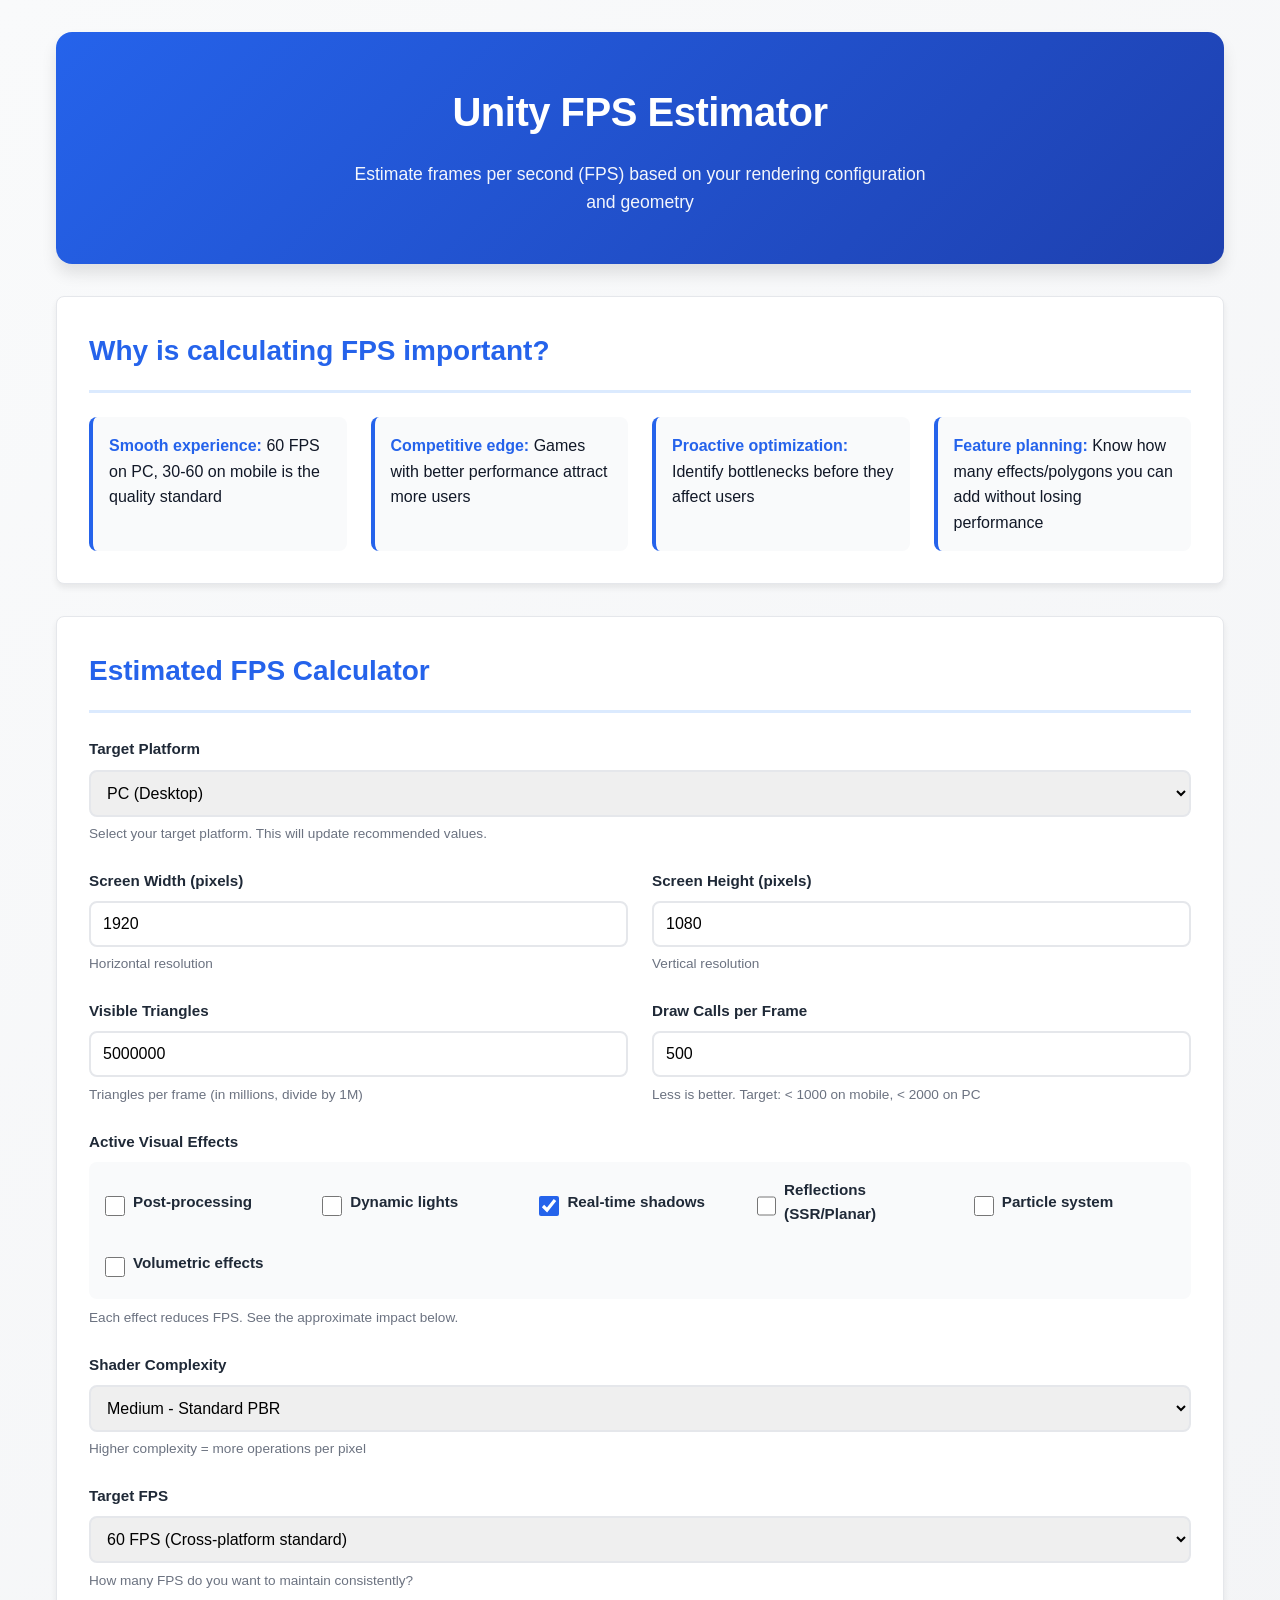
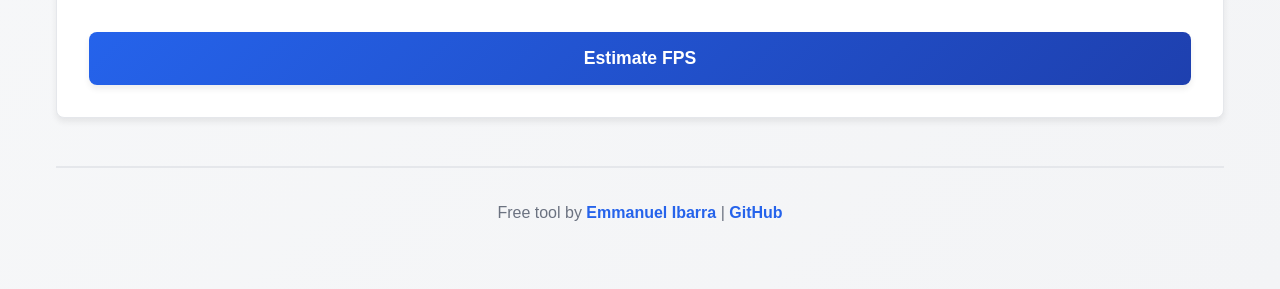
<file: fps-estimator/index.html>
<!DOCTYPE html>

<html lang="en">
<head>
    <meta charset="UTF-8">
    <meta name="viewport" content="width=device-width, initial-scale=1.0">
    <meta name="description" content="FPS Estimator for Unity. Calculate frames per second based on resolution, geometry and effects. Optimize your game for different platforms.">
    <meta name="keywords" content="FPS estimator, unity performance, frame rate calculator, game optimization, rendering performance, draw calls, geometry, unity fps, mobile fps, gpu optimization">
    <meta name="author" content="Emmanuel Ibarra - FranRival">
    <meta name="theme-color" content="#2563eb">

    <!-- Open Graph for social media -->
    <meta property="og:title" content="Unity FPS Estimator - Calculate your performance">
    <meta property="og:description" content="Free tool to estimate FPS in Unity. Calculate frames per second based on resolution, polygons, shaders and effects.">
    <meta property="og:type" content="website">
    <meta property="og:url" content="https://franrivalbigprojects.github.io/unity-tools-functional/fps-estimator/">

    <!-- Twitter Card -->
    <meta name="twitter:card" content="summary_large_image">
    <meta name="twitter:title" content="Unity FPS Estimator">
    <meta name="twitter:description" content="Estimate the FPS performance of your Unity game">

    <title>Unity FPS Estimator - Calculate Frames Per Second</title>
    <link rel="stylesheet" href="styles.css">
</head>
<body>
    <div class="container">
        <!-- Header -->
        <header class="header">
            <div class="header-content">
                <h1>Unity FPS Estimator</h1>
                <p class="subtitle">Estimate frames per second (FPS) based on your rendering configuration and geometry</p>
            </div>
        </header>

        <!-- Main Content -->
        <main class="main-content">
            <!-- Intro Section -->
            <section class="info-section">
                <h2>Why is calculating FPS important?</h2>
                <ul class="benefits-list">
                    <li><strong>Smooth experience:</strong> 60 FPS on PC, 30-60 on mobile is the quality standard</li>
                    <li><strong>Competitive edge:</strong> Games with better performance attract more users</li>
                    <li><strong>Proactive optimization:</strong> Identify bottlenecks before they affect users</li>
                    <li><strong>Feature planning:</strong> Know how many effects/polygons you can add without losing performance</li>
                </ul>
            </section>

            <!-- Calculator Section -->
            <section class="calculator-section">
                <h2>Estimated FPS Calculator</h2>

                <!-- Platform -->
                <div class="form-group">
                    <label for="platform">Target Platform</label>
                    <select id="platform" onchange="updatePlatformDefaults()">
                        <option value="pc">PC (Desktop)</option>
                        <option value="mobile">Mobile (Android/iOS)</option>
                        <option value="console">Console (PS5/Xbox Series X)</option>
                        <option value="vr">VR (Meta Quest / SteamVR)</option>
                        <option value="web">Web (Browser)</option>
                    </select>
                    <small>Select your target platform. This will update recommended values.</small>
                </div>

                <!-- Resolution -->
                <div class="form-row">
                    <div class="form-group">
                        <label for="screenWidth">Screen Width (pixels)</label>
                        <input type="number" id="screenWidth" placeholder="1920" min="320" max="7680" value="1920">
                        <small>Horizontal resolution</small>
                    </div>
                    <div class="form-group">
                        <label for="screenHeight">Screen Height (pixels)</label>
                        <input type="number" id="screenHeight" placeholder="1080" min="240" max="4320" value="1080">
                        <small>Vertical resolution</small>
                    </div>
                </div>

                <!-- Geometry -->
                <div class="form-row">
                    <div class="form-group">
                        <label for="triangleCount">Visible Triangles</label>
                        <input type="number" id="triangleCount" placeholder="e.g.: 5000000" min="10000" max="1000000000" value="5000000">
                        <small>Triangles per frame (in millions, divide by 1M)</small>
                    </div>
                    <div class="form-group">
                        <label for="drawCalls">Draw Calls per Frame</label>
                        <input type="number" id="drawCalls" placeholder="e.g.: 500" min="1" max="10000" value="500">
                        <small>Less is better. Target: &lt; 1000 on mobile, &lt; 2000 on PC</small>
                    </div>
                </div>

                <!-- Effects -->
                <div class="form-group">
                    <label>Active Visual Effects</label>
                    <div class="checkbox-grid">
                        <div class="checkbox-group">
                            <input type="checkbox" id="postProcessing" value="postProcessing">
                            <label for="postProcessing" class="checkbox-label">Post-processing</label>
                        </div>
                        <div class="checkbox-group">
                            <input type="checkbox" id="dynamicLights" value="dynamicLights">
                            <label for="dynamicLights" class="checkbox-label">Dynamic lights</label>
                        </div>
                        <div class="checkbox-group">
                            <input type="checkbox" id="shadows" value="shadows" checked>
                            <label for="shadows" class="checkbox-label">Real-time shadows</label>
                        </div>
                        <div class="checkbox-group">
                            <input type="checkbox" id="reflections" value="reflections">
                            <label for="reflections" class="checkbox-label">Reflections (SSR/Planar)</label>
                        </div>
                        <div class="checkbox-group">
                            <input type="checkbox" id="particles" value="particles">
                            <label for="particles" class="checkbox-label">Particle system</label>
                        </div>
                        <div class="checkbox-group">
                            <input type="checkbox" id="volumetrics" value="volumetrics">
                            <label for="volumetrics" class="checkbox-label">Volumetric effects</label>
                        </div>
                    </div>
                    <small>Each effect reduces FPS. See the approximate impact below.</small>
                </div>

                <!-- Shader Complexity -->
                <div class="form-group">
                    <label for="shaderComplexity">Shader Complexity</label>
                    <select id="shaderComplexity">
                        <option value="low">Low - Simple shaders (diffuse)</option>
                        <option value="medium" selected>Medium - Standard PBR</option>
                        <option value="high">High - Multiple textures + normal maps</option>
                        <option value="very-high">Very High - Parallax mapping + details</option>
                    </select>
                    <small>Higher complexity = more operations per pixel</small>
                </div>

                <!-- Target FPS -->
                <div class="form-group">
                    <label for="targetFps">Target FPS</label>
                    <select id="targetFps">
                        <option value="30">30 FPS (Basic mobile, VR minimum)</option>
                        <option value="60" selected>60 FPS (Cross-platform standard)</option>
                        <option value="120">120 FPS (PC Gaming, consoles)</option>
                        <option value="144">144 FPS (Competitive/Esports)</option>
                    </select>
                    <small>How many FPS do you want to maintain consistently?</small>
                </div>

                <!-- Calculate Button -->
                <button class="btn-calculate" onclick="calculateFPS()">
                    <span class="btn-text">Estimate FPS</span>
                </button>
            </section>

            <!-- Results Section -->
            <section id="resultsSection" class="results-section" style="display: none;">
                <h2>FPS Estimation Results</h2>

                <div class="results-grid">
                    <!-- Estimated FPS -->
                    <div class="result-card">
                        <h3>Estimated FPS</h3>
                        <div class="result-value" id="estimatedFps">0</div>
                        <p class="result-label">frames per second</p>
                    </div>

                    <!-- Performance Status -->
                    <div class="result-card highlight">
                        <h3>Performance Status</h3>
                        <div class="result-value performance-badge" id="performanceStatus">EXCELLENT</div>
                        <p class="result-label" id="performanceDesc">Optimal performance</p>
                    </div>

                    <!-- Frame Time -->
                    <div class="result-card">
                        <h3>Frame Time</h3>
                        <div class="result-value" id="frameTime">0 ms</div>
                        <p class="result-label">per frame</p>
                    </div>

                    <!-- GPU Utilization -->
                    <div class="result-card">
                        <h3>Estimated GPU Load</h3>
                        <div class="result-value" id="gpuLoad">0%</div>
                        <p class="result-label">utilization</p>
                    </div>
                </div>

                <!-- Performance Chart -->
                <div class="chart-section">
                    <h3>Effect Impact on FPS</h3>
                    <div id="effectsChart" class="effects-chart">
                        <!-- Dynamically generated -->
                    </div>
                </div>

                <!-- Detailed Breakdown -->
                <div class="breakdown-section">
                    <h3>Detailed Rendering Breakdown</h3>
                    <table class="results-table">
                        <thead>
                            <tr>
                                <th>Metric</th>
                                <th>Value</th>
                                <th>Performance Impact</th>
                            </tr>
                        </thead>
                        <tbody>
                            <tr>
                                <td>Resolution</td>
                                <td id="resDetail">-</td>
                                <td>Pixels to process</td>
                            </tr>
                            <tr>
                                <td>Triangles/Frame</td>
                                <td id="trisDetail">-</td>
                                <td>Vertex and geometry load</td>
                            </tr>
                            <tr>
                                <td>Draw Calls</td>
                                <td id="dcDetail">-</td>
                                <td>CPU overhead</td>
                            </tr>
                            <tr>
                                <td>Shader Complexity</td>
                                <td id="shaderDetail">-</td>
                                <td>Operations per pixel</td>
                            </tr>
                            <tr>
                                <td>Active Effects</td>
                                <td id="effectsDetail">-</td>
                                <td>Total overhead</td>
                            </tr>
                            <tr>
                                <td>Target FPS vs Estimated</td>
                                <td id="targetVsReal">-</td>
                                <td>Achievable with this config?</td>
                            </tr>
                        </tbody>
                    </table>
                </div>

                <!-- Recommendations -->
                <div class="recommendations-section">
                    <h3>🎯 Recommended Optimizations</h3>
                    <ul id="recommendationsList" class="recommendations-list">
                        <!-- Dynamically generated -->
                    </ul>
                </div>

                <!-- Performance Tiers -->
                <div class="tiers-section">
                    <h3>📊 Performance Rating</h3>
                    <div class="tier-grid">
                        <div class="tier-card excellent">
                            <span class="tier-label">Excellent</span>
                            <span class="tier-fps">&gt; 90 FPS</span>
                        </div>
                        <div class="tier-card good">
                            <span class="tier-label">Good</span>
                            <span class="tier-fps">60-90 FPS</span>
                        </div>
                        <div class="tier-card fair">
                            <span class="tier-label">Acceptable</span>
                            <span class="tier-fps">30-60 FPS</span>
                        </div>
                        <div class="tier-card poor">
                            <span class="tier-label">Poor</span>
                            <span class="tier-fps">&lt; 30 FPS</span>
                        </div>
                    </div>
                </div>

                <!-- Resources -->
                <div class="resources-section">
                    <h3>📚 FPS Optimization Guide</h3>
                    <ul class="resources-list">
                        <li><strong>Reduce Draw Calls:</strong> Use material batching, texture atlases, GPU instancing</li>
                        <li><strong>Optimize Geometry:</strong> Implement LOD (Level of Detail), culling, mesh simplification</li>
                        <li><strong>Efficient Shaders:</strong> Use forward rendering for few lights, deferred for many</li>
                        <li><strong>Post-processing:</strong> Half-resolution or quarter-resolution for heavy effects</li>
                        <li><strong>Dynamic Shadows:</strong> Limit distance, reduce cascades, use shadow atlasing</li>
                        <li><strong>Profiling:</strong> Use Unity Profiler (CPU/GPU) to find real bottlenecks</li>
                        <li><strong>Targeting:</strong> Different configs for different devices/platforms</li>
                    </ul>
                </div>
            </section>
        </main>

        <!-- Footer -->
        <footer class="footer">
            <p>Free tool by <a href="https://emmanuelibarra.com" target="_blank">Emmanuel Ibarra</a> | 
            <a href="https://github.com/FranRival" target="_blank">GitHub</a></p>
        </footer>
    </div>

    <script src="script.js"></script>
</body>
</html>
</file>
<file: asset-optimizer/styles.css>
/* ============================================
   RESET Y VARIABLES
   ============================================ */

:root {
    --primary: #2563eb;
    --primary-dark: #1e40af;
    --primary-light: #dbeafe;
    --success: #10b981;
    --warning: #f59e0b;
    --danger: #ef4444;
    --info: #3b82f6;
    --dark: #1f2937;
    --dark-light: #374151;
    --dark-lighter: #4b5563;
    --light: #f9fafb;
    --light-dark: #e5e7eb;
    --text: #111827;
    --text-light: #6b7280;
    
    --border-radius: 0.5rem;
    --shadow-sm: 0 1px 2px rgba(0, 0, 0, 0.05);
    --shadow-md: 0 4px 6px rgba(0, 0, 0, 0.07);
    --shadow-lg: 0 10px 15px rgba(0, 0, 0, 0.1);
    
    --transition: all 0.3s cubic-bezier(0.4, 0, 0.2, 1);
}

* {
    margin: 0;
    padding: 0;
    box-sizing: border-box;
}

html {
    scroll-behavior: smooth;
}

body {
    font-family: -apple-system, BlinkMacSystemFont, 'Segoe UI', Roboto, 'Helvetica Neue', Arial, sans-serif;
    background: linear-gradient(135deg, #f9fafb 0%, #f3f4f6 100%);
    color: var(--text);
    line-height: 1.6;
    font-size: 16px;
}

/* ============================================
   CONTENEDOR PRINCIPAL
   ============================================ */

.container {
    max-width: 1200px;
    margin: 0 auto;
    padding: 2rem 1rem;
}

/* ============================================
   HEADER
   ============================================ */

.header {
    background: linear-gradient(135deg, var(--primary) 0%, var(--primary-dark) 100%);
    color: white;
    padding: 3rem 2rem;
    border-radius: calc(var(--border-radius) * 2);
    margin-bottom: 2rem;
    box-shadow: var(--shadow-lg);
    text-align: center;
}

.header-content h1 {
    font-size: 2.5rem;
    margin-bottom: 1rem;
    font-weight: 700;
    letter-spacing: -0.5px;
}

.header .subtitle {
    font-size: 1.1rem;
    opacity: 0.95;
    max-width: 600px;
    margin: 0 auto;
    font-weight: 400;
}

/* ============================================
   SECTIONS
   ============================================ */

section {
    background: white;
    border-radius: var(--border-radius);
    padding: 2rem;
    margin-bottom: 2rem;
    box-shadow: var(--shadow-md);
    border: 1px solid var(--light-dark);
}

section h2 {
    font-size: 1.75rem;
    margin-bottom: 1.5rem;
    color: var(--primary);
    border-bottom: 3px solid var(--primary-light);
    padding-bottom: 1rem;
}

section h3 {
    font-size: 1.25rem;
    margin-bottom: 1rem;
    color: var(--dark);
}

/* ============================================
   INFO SECTION
   ============================================ */

.info-section .benefits-list {
    list-style: none;
    display: grid;
    grid-template-columns: repeat(auto-fit, minmax(250px, 1fr));
    gap: 1.5rem;
}

.info-section li {
    padding: 1rem;
    background: var(--light);
    border-left: 4px solid var(--primary);
    border-radius: var(--border-radius);
    transition: var(--transition);
}

.info-section li:hover {
    background: var(--primary-light);
    transform: translateX(4px);
}

.info-section strong {
    color: var(--primary);
}

/* ============================================
   FORM STYLES
   ============================================ */

.calculator-section {
    background: white;
}

.form-group {
    margin-bottom: 1.5rem;
}

.form-group label {
    display: block;
    font-weight: 600;
    margin-bottom: 0.5rem;
    color: var(--dark);
    font-size: 0.95rem;
}

.form-group input[type="number"],
.form-group select {
    width: 100%;
    padding: 0.75rem;
    border: 2px solid var(--light-dark);
    border-radius: var(--border-radius);
    font-size: 1rem;
    transition: var(--transition);
    font-family: inherit;
}

.form-group input[type="number"]:focus,
.form-group select:focus {
    outline: none;
    border-color: var(--primary);
    box-shadow: 0 0 0 3px var(--primary-light);
}

.form-group small {
    display: block;
    margin-top: 0.4rem;
    color: var(--text-light);
    font-size: 0.85rem;
}

/* Checkbox */
.checkbox-group {
    display: flex;
    align-items: center;
    gap: 0.5rem;
    margin-bottom: 0.5rem;
}

.checkbox-group input[type="checkbox"] {
    width: 20px;
    height: 20px;
    cursor: pointer;
    accent-color: var(--primary);
}

.checkbox-label {
    cursor: pointer;
    margin: 0;
    font-weight: normal;
}

/* ============================================
   BOTÓN CALCULAR
   ============================================ */

.btn-calculate {
    width: 100%;
    padding: 1rem;
    background: linear-gradient(135deg, var(--primary) 0%, var(--primary-dark) 100%);
    color: white;
    border: none;
    border-radius: var(--border-radius);
    font-size: 1.1rem;
    font-weight: 600;
    cursor: pointer;
    transition: var(--transition);
    box-shadow: var(--shadow-md);
    margin-top: 1rem;
}

.btn-calculate:hover {
    transform: translateY(-2px);
    box-shadow: var(--shadow-lg);
}

.btn-calculate:active {
    transform: translateY(0);
}

.btn-text {
    display: inline-block;
}

/* ============================================
   RESULTS SECTION
   ============================================ */

.results-section {
    animation: slideInUp 0.4s ease-out;
}

@keyframes slideInUp {
    from {
        opacity: 0;
        transform: translateY(20px);
    }
    to {
        opacity: 1;
        transform: translateY(0);
    }
}

.results-grid {
    display: grid;
    grid-template-columns: repeat(auto-fit, minmax(220px, 1fr));
    gap: 1.5rem;
    margin-bottom: 2rem;
}

.result-card {
    background: linear-gradient(135deg, var(--light) 0%, #fafafa 100%);
    padding: 1.5rem;
    border-radius: var(--border-radius);
    border: 2px solid var(--light-dark);
    text-align: center;
    transition: var(--transition);
}

.result-card:hover {
    border-color: var(--primary);
    box-shadow: 0 0 0 2px var(--primary-light);
}

.result-card.highlight {
    background: linear-gradient(135deg, var(--primary-light) 0%, #dbeafe 100%);
    border-color: var(--primary);
    box-shadow: 0 0 0 2px var(--primary-light);
}

.result-card h3 {
    font-size: 0.9rem;
    text-transform: uppercase;
    letter-spacing: 0.5px;
    color: var(--text-light);
    margin-bottom: 0.75rem;
}

.result-value {
    font-size: 2rem;
    font-weight: 700;
    color: var(--primary);
    margin-bottom: 0.5rem;
}

.result-card.highlight .result-value {
    color: var(--primary-dark);
}

.result-label {
    font-size: 0.85rem;
    color: var(--text-light);
    margin: 0;
}

/* ============================================
   TABLA DE RESULTADOS
   ============================================ */

.breakdown-section {
    margin: 2rem 0;
    padding: 1.5rem 0;
    border-top: 2px solid var(--light-dark);
    border-bottom: 2px solid var(--light-dark);
}

.results-table {
    width: 100%;
    border-collapse: collapse;
    font-size: 0.95rem;
}

.results-table thead {
    background: var(--light);
}

.results-table th {
    padding: 1rem;
    text-align: left;
    font-weight: 600;
    color: var(--primary);
    border-bottom: 2px solid var(--primary);
}

.results-table td {
    padding: 1rem;
    border-bottom: 1px solid var(--light-dark);
}

.results-table tbody tr:hover {
    background: var(--primary-light);
}

.results-table td:first-child {
    font-weight: 600;
    color: var(--dark);
}

/* ============================================
   RECOMENDACIONES
   ============================================ */

.recommendations-section {
    margin: 2rem 0;
    padding: 1.5rem;
    background: var(--light);
    border-radius: var(--border-radius);
}

.recommendations-list {
    list-style: none;
}

.recommendations-list li {
    padding: 1rem;
    margin-bottom: 1rem;
    border-radius: var(--border-radius);
    border-left: 4px solid;
    background: white;
    font-size: 0.95rem;
}

.rec-warning {
    border-left-color: var(--warning);
    background: rgba(245, 158, 11, 0.05);
}

.rec-info {
    border-left-color: var(--info);
    background: rgba(59, 130, 246, 0.05);
}

.rec-success {
    border-left-color: var(--success);
    background: rgba(16, 185, 129, 0.05);
}

.recommendations-list strong {
    color: var(--dark);
}

/* ============================================
   RECURSOS
   ============================================ */

.resources-section {
    background: linear-gradient(135deg, var(--primary-light) 0%, rgba(219, 234, 254, 0.5) 100%);
    padding: 1.5rem;
    border-radius: var(--border-radius);
    border-left: 4px solid var(--primary);
}

.resources-list {
    list-style: none;
}

.resources-list li {
    padding: 0.75rem 0;
    border-bottom: 1px solid rgba(37, 99, 235, 0.2);
}

.resources-list li:last-child {
    border-bottom: none;
}

.resources-list strong {
    color: var(--primary);
}

/* ============================================
   FOOTER
   ============================================ */

.footer {
    text-align: center;
    padding: 2rem;
    color: var(--text-light);
    border-top: 2px solid var(--light-dark);
    margin-top: 3rem;
}

.footer a {
    color: var(--primary);
    text-decoration: none;
    font-weight: 600;
    transition: var(--transition);
}

.footer a:hover {
    color: var(--primary-dark);
    text-decoration: underline;
}

/* ============================================
   RESPONSIVE
   ============================================ */

@media (max-width: 768px) {
    .container {
        padding: 1rem;
    }

    .header {
        padding: 2rem 1rem;
    }

    .header-content h1 {
        font-size: 2rem;
    }

    .header .subtitle {
        font-size: 1rem;
    }

    section {
        padding: 1.5rem 1rem;
    }

    section h2 {
        font-size: 1.5rem;
    }

    .results-grid {
        grid-template-columns: 1fr 1fr;
    }

    .results-table {
        font-size: 0.85rem;
    }

    .results-table th,
    .results-table td {
        padding: 0.75rem;
    }

    .info-section .benefits-list {
        grid-template-columns: 1fr;
    }
}

@media (max-width: 480px) {
    .header-content h1 {
        font-size: 1.5rem;
    }

    .header .subtitle {
        font-size: 0.9rem;
    }

    .results-grid {
        grid-template-columns: 1fr;
    }

    .results-value {
        font-size: 1.75rem;
    }

    section h2 {
        font-size: 1.25rem;
    }

    .btn-calculate {
        font-size: 1rem;
    }
}

/* ============================================
   OPTIMIZACIONES PARA CORE WEB VITALS
   ============================================ */

/* Evitar layout shifts */
img, input, select {
    max-width: 100%;
}

/* Prefers-reduced-motion para accesibilidad */
@media (prefers-reduced-motion: reduce) {
    * {
        animation: none !important;
        transition: none !important;
    }
}

/* Print styles */
@media print {
    body {
        background: white;
    }

    .header {
        background: var(--primary);
        color: white;
        page-break-after: avoid;
    }

    section {
        page-break-inside: avoid;
        box-shadow: none;
        border: 1px solid #000;
    }

    .btn-calculate {
        display: none;
    }
}
</file>
<file: draw-call-analyzer/styles.css>
/* ============================================
   RESET Y VARIABLES
   ============================================ */

:root {
    --primary: #2563eb;
    --primary-dark: #1e40af;
    --primary-light: #dbeafe;
    --success: #10b981;
    --warning: #f59e0b;
    --danger: #ef4444;
    --dark: #1f2937;
    --dark-light: #374151;
    --light: #f9fafb;
    --light-dark: #e5e7eb;
    --text: #111827;
    --text-light: #6b7280;
    
    --border-radius: 0.5rem;
    --shadow-sm: 0 1px 2px rgba(0, 0, 0, 0.05);
    --shadow-md: 0 4px 6px rgba(0, 0, 0, 0.07);
    --shadow-lg: 0 10px 15px rgba(0, 0, 0, 0.1);
    
    --transition: all 0.3s cubic-bezier(0.4, 0, 0.2, 1);
}

* {
    margin: 0;
    padding: 0;
    box-sizing: border-box;
}

html {
    scroll-behavior: smooth;
}

body {
    font-family: -apple-system, BlinkMacSystemFont, 'Segoe UI', Roboto, 'Helvetica Neue', Arial, sans-serif;
    background: linear-gradient(135deg, #f9fafb 0%, #f3f4f6 100%);
    color: var(--text);
    line-height: 1.6;
    font-size: 16px;
}

/* ============================================
   CONTENEDOR PRINCIPAL
   ============================================ */

.container {
    max-width: 1200px;
    margin: 0 auto;
    padding: 2rem 1rem;
}

/* ============================================
   HEADER
   ============================================ */

.header {
    background: linear-gradient(135deg, var(--primary) 0%, var(--primary-dark) 100%);
    color: white;
    padding: 3rem 2rem;
    border-radius: calc(var(--border-radius) * 2);
    margin-bottom: 2rem;
    box-shadow: var(--shadow-lg);
    text-align: center;
}

.header-content h1 {
    font-size: 2.5rem;
    margin-bottom: 1rem;
    font-weight: 700;
    letter-spacing: -0.5px;
}

.header .subtitle {
    font-size: 1.1rem;
    opacity: 0.95;
    max-width: 600px;
    margin: 0 auto;
    font-weight: 400;
}

/* ============================================
   SECTIONS
   ============================================ */

section {
    background: white;
    border-radius: var(--border-radius);
    padding: 2rem;
    margin-bottom: 2rem;
    box-shadow: var(--shadow-md);
    border: 1px solid var(--light-dark);
}

section h2 {
    font-size: 1.75rem;
    margin-bottom: 1.5rem;
    color: var(--primary);
    border-bottom: 3px solid var(--primary-light);
    padding-bottom: 1rem;
}

section h3 {
    font-size: 1.25rem;
    margin-bottom: 1rem;
    color: var(--dark);
}

/* ============================================
   INFO SECTION
   ============================================ */

.info-section .benefits-list {
    list-style: none;
    display: grid;
    grid-template-columns: repeat(auto-fit, minmax(250px, 1fr));
    gap: 1.5rem;
}

.info-section li {
    padding: 1rem;
    background: var(--light);
    border-left: 4px solid var(--primary);
    border-radius: var(--border-radius);
    transition: var(--transition);
}

.info-section li:hover {
    background: var(--primary-light);
    transform: translateX(4px);
}

.info-section strong {
    color: var(--primary);
}

/* ============================================
   FORM STYLES
   ============================================ */

.form-row {
    display: grid;
    grid-template-columns: repeat(auto-fit, minmax(250px, 1fr));
    gap: 1.5rem;
}

.form-group {
    margin-bottom: 1.5rem;
}

.form-group label {
    display: block;
    font-weight: 600;
    margin-bottom: 0.5rem;
    color: var(--dark);
    font-size: 0.95rem;
}

.form-group input[type="number"],
.form-group select {
    width: 100%;
    padding: 0.75rem;
    border: 2px solid var(--light-dark);
    border-radius: var(--border-radius);
    font-size: 1rem;
    transition: var(--transition);
    font-family: inherit;
}

.form-group input[type="number"]:focus,
.form-group select:focus {
    outline: none;
    border-color: var(--primary);
    box-shadow: 0 0 0 3px var(--primary-light);
}

.form-group small {
    display: block;
    margin-top: 0.4rem;
    color: var(--text-light);
    font-size: 0.85rem;
}

/* Checkboxes Grid */
.checkbox-grid {
    display: grid;
    grid-template-columns: repeat(auto-fit, minmax(180px, 1fr));
    gap: 1rem;
    padding: 1rem;
    background: var(--light);
    border-radius: var(--border-radius);
    margin: 0.5rem 0;
}

.checkbox-group {
    display: flex;
    align-items: center;
    gap: 0.5rem;
}

.checkbox-group input[type="checkbox"] {
    width: 20px;
    height: 20px;
    cursor: pointer;
    accent-color: var(--primary);
}

.checkbox-label {
    cursor: pointer;
    margin: 0;
    font-weight: 500;
    font-size: 0.9rem;
}

/* ============================================
   BOTÓN CALCULAR
   ============================================ */

.btn-calculate {
    width: 100%;
    padding: 1rem;
    background: linear-gradient(135deg, var(--primary) 0%, var(--primary-dark) 100%);
    color: white;
    border: none;
    border-radius: var(--border-radius);
    font-size: 1.1rem;
    font-weight: 600;
    cursor: pointer;
    transition: var(--transition);
    box-shadow: var(--shadow-md);
    margin-top: 1rem;
}

.btn-calculate:hover {
    transform: translateY(-2px);
    box-shadow: var(--shadow-lg);
}

.btn-calculate:active {
    transform: translateY(0);
}

/* ============================================
   RESULTS SECTION
   ============================================ */

.results-section {
    animation: slideInUp 0.4s ease-out;
}

@keyframes slideInUp {
    from {
        opacity: 0;
        transform: translateY(20px);
    }
    to {
        opacity: 1;
        transform: translateY(0);
    }
}

.results-grid {
    display: grid;
    grid-template-columns: repeat(auto-fit, minmax(220px, 1fr));
    gap: 1.5rem;
    margin-bottom: 2rem;
}

.result-card {
    background: linear-gradient(135deg, var(--light) 0%, #fafafa 100%);
    padding: 1.5rem;
    border-radius: var(--border-radius);
    border: 2px solid var(--light-dark);
    text-align: center;
    transition: var(--transition);
}

.result-card:hover {
    border-color: var(--primary);
    box-shadow: 0 0 0 2px var(--primary-light);
}

.result-card.highlight {
    background: linear-gradient(135deg, var(--primary-light) 0%, #dbeafe 100%);
    border-color: var(--primary);
}

.result-card h3 {
    font-size: 0.9rem;
    text-transform: uppercase;
    letter-spacing: 0.5px;
    color: var(--text-light);
    margin-bottom: 0.75rem;
}

.result-value {
    font-size: 2.5rem;
    font-weight: 700;
    color: var(--primary);
    margin-bottom: 0.5rem;
}

.result-label {
    font-size: 0.85rem;
    color: var(--text-light);
    margin: 0;
}

/* ============================================
   OPTIMIZATION POTENTIAL
   ============================================ */

.optimization-section {
    margin: 2rem 0;
    padding: 1.5rem;
    background: linear-gradient(135deg, var(--success) 0%, #10b981 50%, #059669 100%);
    border-radius: var(--border-radius);
    color: white;
}

.optimization-section h3 {
    color: white;
    margin-bottom: 1.5rem;
}

.potential-grid {
    display: grid;
    grid-template-columns: repeat(auto-fit, minmax(200px, 1fr));
    gap: 1rem;
}

.potential-card {
    background: rgba(255, 255, 255, 0.15);
    padding: 1.5rem;
    border-radius: var(--border-radius);
    border: 2px solid rgba(255, 255, 255, 0.3);
    text-align: center;
    backdrop-filter: blur(10px);
}

.potential-number {
    font-size: 2rem;
    font-weight: 700;
    margin-bottom: 0.5rem;
}

.potential-label {
    font-size: 0.85rem;
    opacity: 0.95;
}

/* ============================================
   TABLA DE RESULTADOS
   ============================================ */

.breakdown-section {
    margin: 2rem 0;
    padding: 1.5rem 0;
    border-top: 2px solid var(--light-dark);
    border-bottom: 2px solid var(--light-dark);
}

.results-table {
    width: 100%;
    border-collapse: collapse;
    font-size: 0.95rem;
}

.results-table thead {
    background: var(--light);
}

.results-table th {
    padding: 1rem;
    text-align: left;
    font-weight: 600;
    color: var(--primary);
    border-bottom: 2px solid var(--primary);
}

.results-table td {
    padding: 1rem;
    border-bottom: 1px solid var(--light-dark);
}

.results-table tbody tr:hover {
    background: var(--primary-light);
}

.results-table td:first-child {
    font-weight: 600;
    color: var(--dark);
}

/* ============================================
   BOTTLENECK ANALYSIS
   ============================================ */

.bottleneck-section {
    margin: 2rem 0;
    padding: 1.5rem;
    background: var(--light);
    border-radius: var(--border-radius);
}

.bottleneck-list {
    display: flex;
    flex-direction: column;
    gap: 1rem;
}

.bottleneck-item {
    padding: 1.5rem;
    border-left: 4px solid;
    border-radius: var(--border-radius);
    background: white;
}

.bottleneck-item.severity-high {
    border-left-color: var(--danger);
    background: rgba(239, 68, 68, 0.05);
}

.bottleneck-item.severity-medium {
    border-left-color: var(--warning);
    background: rgba(245, 158, 11, 0.05);
}

.bottleneck-item.severity-low {
    border-left-color: var(--success);
    background: rgba(16, 185, 129, 0.05);
}

.bottleneck-header {
    display: flex;
    align-items: center;
    gap: 1rem;
    margin-bottom: 0.5rem;
}

.severity-badge {
    display: inline-block;
    padding: 0.25rem 0.75rem;
    border-radius: 0.25rem;
    font-weight: 700;
    font-size: 0.75rem;
    letter-spacing: 0.5px;
    text-transform: uppercase;
}

.bottleneck-item.severity-high .severity-badge {
    background: var(--danger);
    color: white;
}

.bottleneck-item.severity-medium .severity-badge {
    background: var(--warning);
    color: white;
}

.bottleneck-item.severity-low .severity-badge {
    background: var(--success);
    color: white;
}

.bottleneck-header h4 {
    margin: 0;
    color: var(--dark);
}

.bottleneck-description {
    margin: 0.5rem 0;
    color: var(--text-light);
    font-size: 0.95rem;
}

.bottleneck-solution {
    margin: 0;
    color: var(--dark);
    font-size: 0.95rem;
}

/* ============================================
   STRATEGY SECTION
   ============================================ */

.strategy-section {
    margin: 2rem 0;
}

.strategy-priority {
    display: grid;
    grid-template-columns: repeat(auto-fit, minmax(280px, 1fr));
    gap: 1.5rem;
    margin-top: 1.5rem;
}

.priority-card {
    padding: 1.5rem;
    border-radius: var(--border-radius);
    border-left: 4px solid;
}

.priority-card.p1 {
    background: rgba(239, 68, 68, 0.05);
    border-left-color: var(--danger);
}

.priority-card.p2 {
    background: rgba(245, 158, 11, 0.05);
    border-left-color: var(--warning);
}

.priority-card.p3 {
    background: rgba(59, 130, 246, 0.05);
    border-left-color: var(--primary);
}

.priority-label {
    display: block;
    font-weight: 700;
    margin-bottom: 1rem;
    font-size: 0.9rem;
    text-transform: uppercase;
    letter-spacing: 0.5px;
}

.priority-card.p1 .priority-label {
    color: var(--danger);
}

.priority-card.p2 .priority-label {
    color: var(--warning);
}

.priority-card.p3 .priority-label {
    color: var(--primary);
}

.strategy-list {
    list-style: none;
}

.strategy-list li {
    padding: 0.75rem 0;
    border-bottom: 1px solid rgba(0, 0, 0, 0.05);
    font-size: 0.9rem;
    color: var(--text);
}

.strategy-list li:last-child {
    border-bottom: none;
}

.strategy-list strong {
    color: var(--dark);
}

/* ============================================
   RECURSOS Y TOOLS
   ============================================ */

.resources-section,
.tools-section {
    background: linear-gradient(135deg, var(--primary-light) 0%, rgba(219, 234, 254, 0.5) 100%);
    padding: 1.5rem;
    border-radius: var(--border-radius);
    border-left: 4px solid var(--primary);
    margin: 2rem 0;
}

.resources-list,
.tools-list {
    list-style: none;
}

.resources-list li,
.tools-list li {
    padding: 0.75rem 0;
    border-bottom: 1px solid rgba(37, 99, 235, 0.2);
    font-size: 0.95rem;
}

.resources-list li:last-child,
.tools-list li:last-child {
    border-bottom: none;
}

.resources-list strong,
.tools-list strong {
    color: var(--primary);
}

/* ============================================
   FOOTER
   ============================================ */

.footer {
    text-align: center;
    padding: 2rem;
    color: var(--text-light);
    border-top: 2px solid var(--light-dark);
    margin-top: 3rem;
}

.footer a {
    color: var(--primary);
    text-decoration: none;
    font-weight: 600;
    transition: var(--transition);
}

.footer a:hover {
    color: var(--primary-dark);
    text-decoration: underline;
}

/* ============================================
   RESPONSIVE
   ============================================ */

@media (max-width: 768px) {
    .container {
        padding: 1rem;
    }

    .header {
        padding: 2rem 1rem;
    }

    .header-content h1 {
        font-size: 2rem;
    }

    .header .subtitle {
        font-size: 1rem;
    }

    section {
        padding: 1.5rem 1rem;
    }

    section h2 {
        font-size: 1.5rem;
    }

    .results-grid {
        grid-template-columns: 1fr 1fr;
    }

    .form-row {
        grid-template-columns: 1fr;
    }

    .checkbox-grid {
        grid-template-columns: 1fr;
    }

    .results-table {
        font-size: 0.85rem;
    }

    .results-table th,
    .results-table td {
        padding: 0.75rem;
    }

    .strategy-priority {
        grid-template-columns: 1fr;
    }

    .potential-grid {
        grid-template-columns: repeat(2, 1fr);
    }
}

@media (max-width: 480px) {
    .header-content h1 {
        font-size: 1.5rem;
    }

    .header .subtitle {
        font-size: 0.9rem;
    }

    .results-grid {
        grid-template-columns: 1fr;
    }

    .result-value {
        font-size: 2rem;
    }

    section h2 {
        font-size: 1.25rem;
    }

    .bottleneck-header {
        flex-direction: column;
        align-items: flex-start;
    }

    .potential-grid {
        grid-template-columns: 1fr;
    }
}

/* ============================================
   OPTIMIZACIONES PARA CORE WEB VITALS
   ============================================ */

img, input, select {
    max-width: 100%;
}

@media (prefers-reduced-motion: reduce) {
    * {
        animation: none !important;
        transition: none !important;
    }
}

@media print {
    body {
        background: white;
    }

    .header {
        background: var(--primary);
        color: white;
        page-break-after: avoid;
    }

    section {
        page-break-inside: avoid;
        box-shadow: none;
        border: 1px solid #000;
    }

    .btn-calculate {
        display: none;
    }
}
</file>
<file: fps-estimator/styles.css>
/* ============================================
   RESET Y VARIABLES
   ============================================ */

:root {
    --primary: #2563eb;
    --primary-dark: #1e40af;
    --primary-light: #dbeafe;
    --excellent: #10b981;
    --good: #3b82f6;
    --fair: #f59e0b;
    --poor: #ef4444;
    --dark: #1f2937;
    --dark-light: #374151;
    --light: #f9fafb;
    --light-dark: #e5e7eb;
    --text: #111827;
    --text-light: #6b7280;
    
    --border-radius: 0.5rem;
    --shadow-sm: 0 1px 2px rgba(0, 0, 0, 0.05);
    --shadow-md: 0 4px 6px rgba(0, 0, 0, 0.07);
    --shadow-lg: 0 10px 15px rgba(0, 0, 0, 0.1);
    
    --transition: all 0.3s cubic-bezier(0.4, 0, 0.2, 1);
}

* {
    margin: 0;
    padding: 0;
    box-sizing: border-box;
}

html {
    scroll-behavior: smooth;
}

body {
    font-family: -apple-system, BlinkMacSystemFont, 'Segoe UI', Roboto, 'Helvetica Neue', Arial, sans-serif;
    background: linear-gradient(135deg, #f9fafb 0%, #f3f4f6 100%);
    color: var(--text);
    line-height: 1.6;
    font-size: 16px;
}

/* ============================================
   CONTENEDOR PRINCIPAL
   ============================================ */

.container {
    max-width: 1200px;
    margin: 0 auto;
    padding: 2rem 1rem;
}

/* ============================================
   HEADER
   ============================================ */

.header {
    background: linear-gradient(135deg, var(--primary) 0%, var(--primary-dark) 100%);
    color: white;
    padding: 3rem 2rem;
    border-radius: calc(var(--border-radius) * 2);
    margin-bottom: 2rem;
    box-shadow: var(--shadow-lg);
    text-align: center;
}

.header-content h1 {
    font-size: 2.5rem;
    margin-bottom: 1rem;
    font-weight: 700;
    letter-spacing: -0.5px;
}

.header .subtitle {
    font-size: 1.1rem;
    opacity: 0.95;
    max-width: 600px;
    margin: 0 auto;
    font-weight: 400;
}

/* ============================================
   SECTIONS
   ============================================ */

section {
    background: white;
    border-radius: var(--border-radius);
    padding: 2rem;
    margin-bottom: 2rem;
    box-shadow: var(--shadow-md);
    border: 1px solid var(--light-dark);
}

section h2 {
    font-size: 1.75rem;
    margin-bottom: 1.5rem;
    color: var(--primary);
    border-bottom: 3px solid var(--primary-light);
    padding-bottom: 1rem;
}

section h3 {
    font-size: 1.25rem;
    margin-bottom: 1rem;
    color: var(--dark);
}

/* ============================================
   INFO SECTION
   ============================================ */

.info-section .benefits-list {
    list-style: none;
    display: grid;
    grid-template-columns: repeat(auto-fit, minmax(250px, 1fr));
    gap: 1.5rem;
}

.info-section li {
    padding: 1rem;
    background: var(--light);
    border-left: 4px solid var(--primary);
    border-radius: var(--border-radius);
    transition: var(--transition);
}

.info-section li:hover {
    background: var(--primary-light);
    transform: translateX(4px);
}

.info-section strong {
    color: var(--primary);
}

/* ============================================
   FORM STYLES
   ============================================ */

.form-row {
    display: grid;
    grid-template-columns: repeat(auto-fit, minmax(250px, 1fr));
    gap: 1.5rem;
}

.form-group {
    margin-bottom: 1.5rem;
}

.form-group label {
    display: block;
    font-weight: 600;
    margin-bottom: 0.5rem;
    color: var(--dark);
    font-size: 0.95rem;
}

.form-group input[type="number"],
.form-group select {
    width: 100%;
    padding: 0.75rem;
    border: 2px solid var(--light-dark);
    border-radius: var(--border-radius);
    font-size: 1rem;
    transition: var(--transition);
    font-family: inherit;
}

.form-group input[type="number"]:focus,
.form-group select:focus {
    outline: none;
    border-color: var(--primary);
    box-shadow: 0 0 0 3px var(--primary-light);
}

.form-group small {
    display: block;
    margin-top: 0.4rem;
    color: var(--text-light);
    font-size: 0.85rem;
}

/* Checkboxes Grid */
.checkbox-grid {
    display: grid;
    grid-template-columns: repeat(auto-fit, minmax(200px, 1fr));
    gap: 1rem;
    padding: 1rem;
    background: var(--light);
    border-radius: var(--border-radius);
    margin: 0.5rem 0;
}

.checkbox-group {
    display: flex;
    align-items: center;
    gap: 0.5rem;
}

.checkbox-group input[type="checkbox"] {
    width: 20px;
    height: 20px;
    cursor: pointer;
    accent-color: var(--primary);
}

.checkbox-label {
    cursor: pointer;
    margin: 0;
    font-weight: 500;
    font-size: 0.9rem;
}

/* ============================================
   BOTÓN CALCULAR
   ============================================ */

.btn-calculate {
    width: 100%;
    padding: 1rem;
    background: linear-gradient(135deg, var(--primary) 0%, var(--primary-dark) 100%);
    color: white;
    border: none;
    border-radius: var(--border-radius);
    font-size: 1.1rem;
    font-weight: 600;
    cursor: pointer;
    transition: var(--transition);
    box-shadow: var(--shadow-md);
    margin-top: 1rem;
}

.btn-calculate:hover {
    transform: translateY(-2px);
    box-shadow: var(--shadow-lg);
}

.btn-calculate:active {
    transform: translateY(0);
}

/* ============================================
   RESULTS SECTION
   ============================================ */

.results-section {
    animation: slideInUp 0.4s ease-out;
}

@keyframes slideInUp {
    from {
        opacity: 0;
        transform: translateY(20px);
    }
    to {
        opacity: 1;
        transform: translateY(0);
    }
}

.results-grid {
    display: grid;
    grid-template-columns: repeat(auto-fit, minmax(220px, 1fr));
    gap: 1.5rem;
    margin-bottom: 2rem;
}

.result-card {
    background: linear-gradient(135deg, var(--light) 0%, #fafafa 100%);
    padding: 1.5rem;
    border-radius: var(--border-radius);
    border: 2px solid var(--light-dark);
    text-align: center;
    transition: var(--transition);
}

.result-card:hover {
    border-color: var(--primary);
    box-shadow: 0 0 0 2px var(--primary-light);
}

.result-card.highlight {
    background: linear-gradient(135deg, var(--primary-light) 0%, #dbeafe 100%);
    border-color: var(--primary);
    box-shadow: 0 0 0 2px var(--primary-light);
}

.result-card h3 {
    font-size: 0.9rem;
    text-transform: uppercase;
    letter-spacing: 0.5px;
    color: var(--text-light);
    margin-bottom: 0.75rem;
}

.result-value {
    font-size: 2.5rem;
    font-weight: 700;
    color: var(--primary);
    margin-bottom: 0.5rem;
}

.result-card.highlight .result-value {
    color: var(--primary-dark);
}

.result-label {
    font-size: 0.85rem;
    color: var(--text-light);
    margin: 0;
}

/* Performance Badge */
.performance-badge {
    display: inline-block;
    padding: 0.5rem 1rem;
    border-radius: 0.25rem;
    font-weight: 700;
    font-size: 1.25rem;
    letter-spacing: 1px;
}

.performance-badge.excellent {
    background: var(--excellent);
    color: white;
}

.performance-badge.good {
    background: var(--good);
    color: white;
}

.performance-badge.fair {
    background: var(--fair);
    color: white;
}

.performance-badge.poor {
    background: var(--poor);
    color: white;
}

/* ============================================
   EFFECTS CHART
   ============================================ */

.chart-section {
    margin: 2rem 0;
    padding: 1.5rem;
    background: var(--light);
    border-radius: var(--border-radius);
}

.effects-list {
    display: flex;
    flex-direction: column;
    gap: 1rem;
}

.effect-row {
    display: flex;
    align-items: center;
    gap: 1rem;
}

.effect-name {
    min-width: 150px;
    font-weight: 600;
    color: var(--dark);
    font-size: 0.9rem;
}

.effect-bar-container {
    flex: 1;
    display: flex;
    align-items: center;
    gap: 1rem;
}

.effect-bar {
    height: 8px;
    border-radius: 4px;
    transition: var(--transition);
}

.effect-bar:hover {
    height: 12px;
}

.effect-impact {
    min-width: 60px;
    text-align: right;
    font-weight: 600;
    color: var(--dark);
    font-size: 0.85rem;
}

/* ============================================
   TABLA DE RESULTADOS
   ============================================ */

.breakdown-section {
    margin: 2rem 0;
    padding: 1.5rem 0;
    border-top: 2px solid var(--light-dark);
    border-bottom: 2px solid var(--light-dark);
}

.results-table {
    width: 100%;
    border-collapse: collapse;
    font-size: 0.95rem;
}

.results-table thead {
    background: var(--light);
}

.results-table th {
    padding: 1rem;
    text-align: left;
    font-weight: 600;
    color: var(--primary);
    border-bottom: 2px solid var(--primary);
}

.results-table td {
    padding: 1rem;
    border-bottom: 1px solid var(--light-dark);
}

.results-table tbody tr:hover {
    background: var(--primary-light);
}

.results-table td:first-child {
    font-weight: 600;
    color: var(--dark);
}

/* ============================================
   RECOMENDACIONES
   ============================================ */

.recommendations-section {
    margin: 2rem 0;
    padding: 1.5rem;
    background: var(--light);
    border-radius: var(--border-radius);
}

.recommendations-list {
    list-style: none;
}

.recommendations-list li {
    padding: 1rem;
    margin-bottom: 1rem;
    border-radius: var(--border-radius);
    border-left: 4px solid;
    background: white;
    font-size: 0.95rem;
}

.rec-warning {
    border-left-color: var(--fair);
    background: rgba(245, 158, 11, 0.05);
}

.rec-info {
    border-left-color: var(--good);
    background: rgba(59, 130, 246, 0.05);
}

.rec-success {
    border-left-color: var(--excellent);
    background: rgba(16, 185, 129, 0.05);
}

.recommendations-list strong {
    color: var(--dark);
}

/* ============================================
   TIERS SECTION
   ============================================ */

.tiers-section {
    margin: 2rem 0;
    padding: 1.5rem;
    background: var(--light);
    border-radius: var(--border-radius);
}

.tier-grid {
    display: grid;
    grid-template-columns: repeat(auto-fit, minmax(150px, 1fr));
    gap: 1rem;
    margin-top: 1rem;
}

.tier-card {
    padding: 1.5rem;
    border-radius: var(--border-radius);
    text-align: center;
    color: white;
    font-weight: 600;
    display: flex;
    flex-direction: column;
    gap: 0.5rem;
}

.tier-card.excellent {
    background: linear-gradient(135deg, var(--excellent) 0%, #059669 100%);
}

.tier-card.good {
    background: linear-gradient(135deg, var(--good) 0%, #1d4ed8 100%);
}

.tier-card.fair {
    background: linear-gradient(135deg, var(--fair) 0%, #d97706 100%);
}

.tier-card.poor {
    background: linear-gradient(135deg, var(--poor) 0%, #dc2626 100%);
}

.tier-label {
    font-size: 0.9rem;
    text-transform: uppercase;
    letter-spacing: 0.5px;
    opacity: 0.9;
}

.tier-fps {
    font-size: 1.25rem;
    font-weight: 700;
}

/* ============================================
   RECURSOS
   ============================================ */

.resources-section {
    background: linear-gradient(135deg, var(--primary-light) 0%, rgba(219, 234, 254, 0.5) 100%);
    padding: 1.5rem;
    border-radius: var(--border-radius);
    border-left: 4px solid var(--primary);
}

.resources-list {
    list-style: none;
}

.resources-list li {
    padding: 0.75rem 0;
    border-bottom: 1px solid rgba(37, 99, 235, 0.2);
}

.resources-list li:last-child {
    border-bottom: none;
}

.resources-list strong {
    color: var(--primary);
}

/* ============================================
   FOOTER
   ============================================ */

.footer {
    text-align: center;
    padding: 2rem;
    color: var(--text-light);
    border-top: 2px solid var(--light-dark);
    margin-top: 3rem;
}

.footer a {
    color: var(--primary);
    text-decoration: none;
    font-weight: 600;
    transition: var(--transition);
}

.footer a:hover {
    color: var(--primary-dark);
    text-decoration: underline;
}

/* ============================================
   RESPONSIVE
   ============================================ */

@media (max-width: 768px) {
    .container {
        padding: 1rem;
    }

    .header {
        padding: 2rem 1rem;
    }

    .header-content h1 {
        font-size: 2rem;
    }

    .header .subtitle {
        font-size: 1rem;
    }

    section {
        padding: 1.5rem 1rem;
    }

    section h2 {
        font-size: 1.5rem;
    }

    .results-grid {
        grid-template-columns: 1fr 1fr;
    }

    .form-row {
        grid-template-columns: 1fr;
    }

    .checkbox-grid {
        grid-template-columns: 1fr;
    }

    .results-table {
        font-size: 0.85rem;
    }

    .results-table th,
    .results-table td {
        padding: 0.75rem;
    }

    .tier-grid {
        grid-template-columns: repeat(2, 1fr);
    }
}

@media (max-width: 480px) {
    .header-content h1 {
        font-size: 1.5rem;
    }

    .header .subtitle {
        font-size: 0.9rem;
    }

    .results-grid {
        grid-template-columns: 1fr;
    }

    .result-value {
        font-size: 2rem;
    }

    section h2 {
        font-size: 1.25rem;
    }

    .effect-name {
        min-width: 120px;
    }

    .tier-grid {
        grid-template-columns: 1fr;
    }
}

/* ============================================
   OPTIMIZACIONES PARA CORE WEB VITALS
   ============================================ */

img, input, select {
    max-width: 100%;
}

@media (prefers-reduced-motion: reduce) {
    * {
        animation: none !important;
        transition: none !important;
    }
}

@media print {
    body {
        background: white;
    }

    .header {
        background: var(--primary);
        color: white;
        page-break-after: avoid;
    }

    section {
        page-break-inside: avoid;
        box-shadow: none;
        border: 1px solid #000;
    }

    .btn-calculate {
        display: none;
    }
}
</file>
